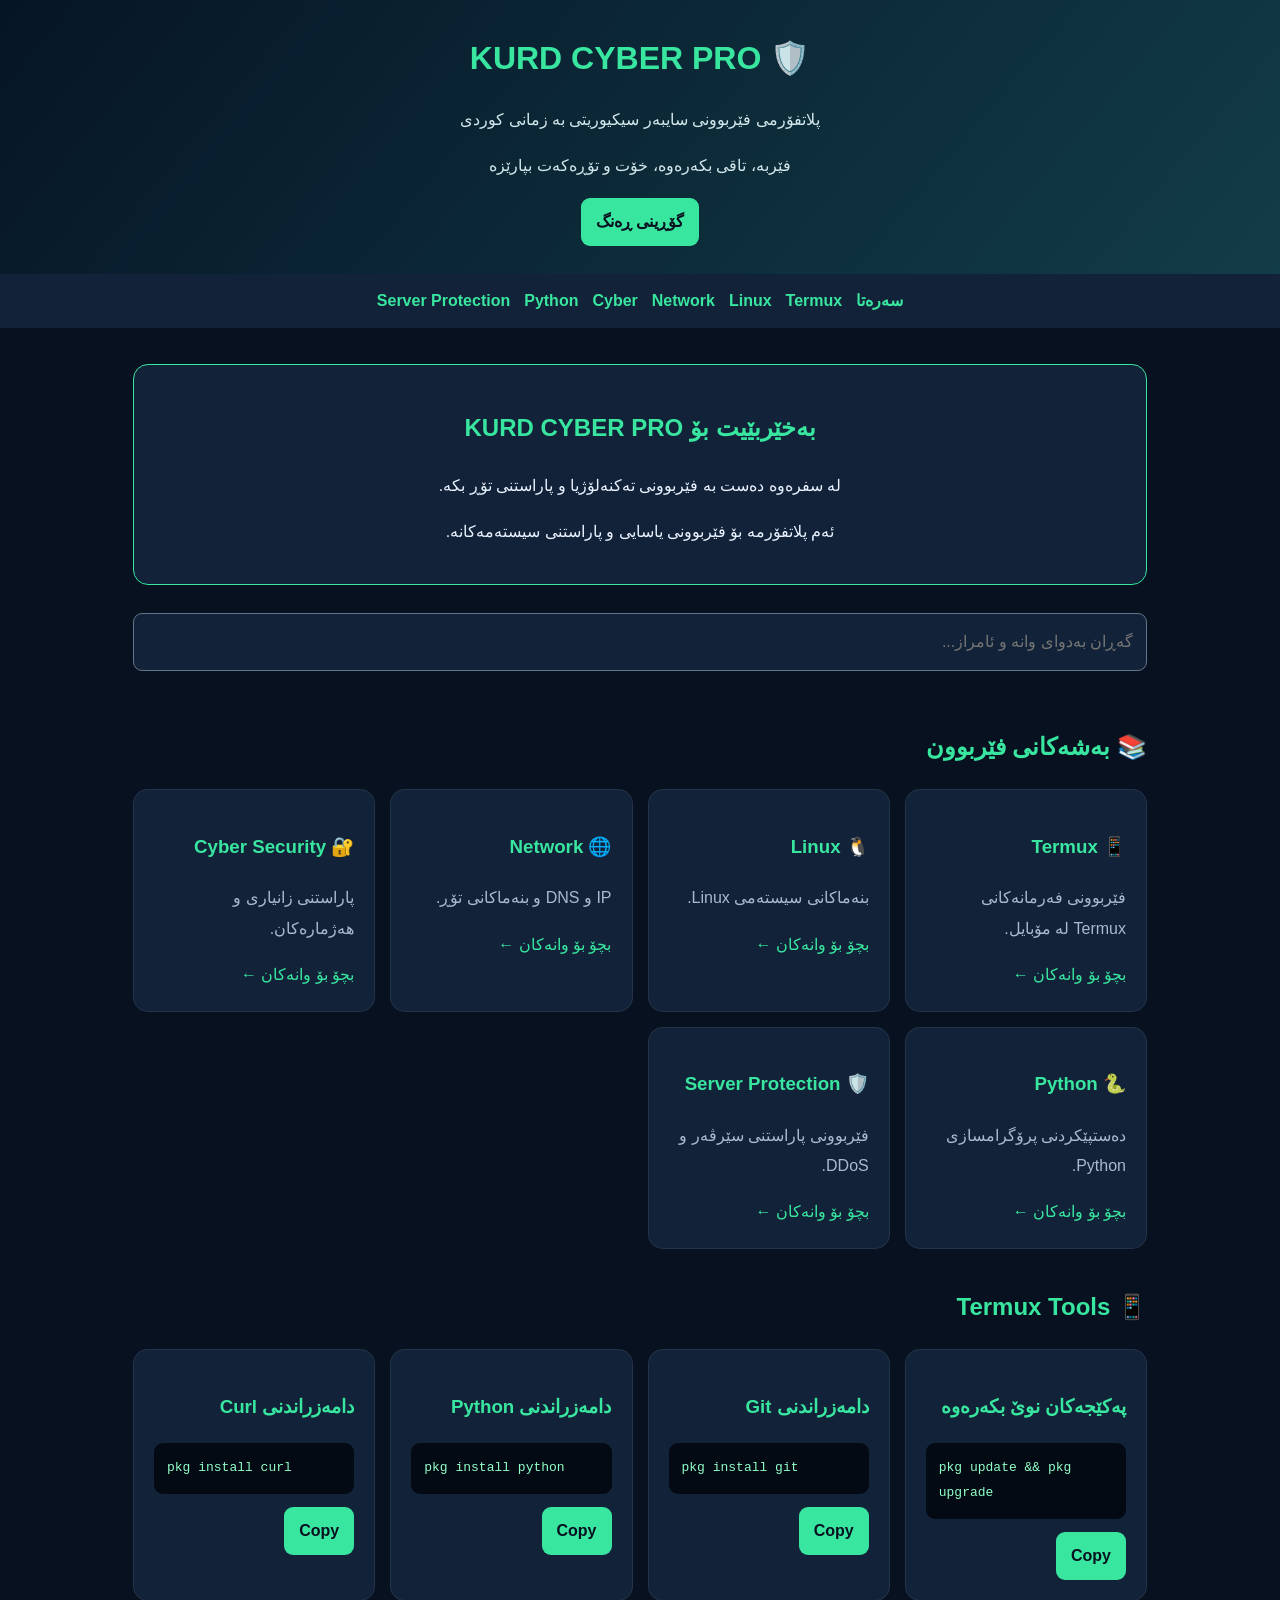
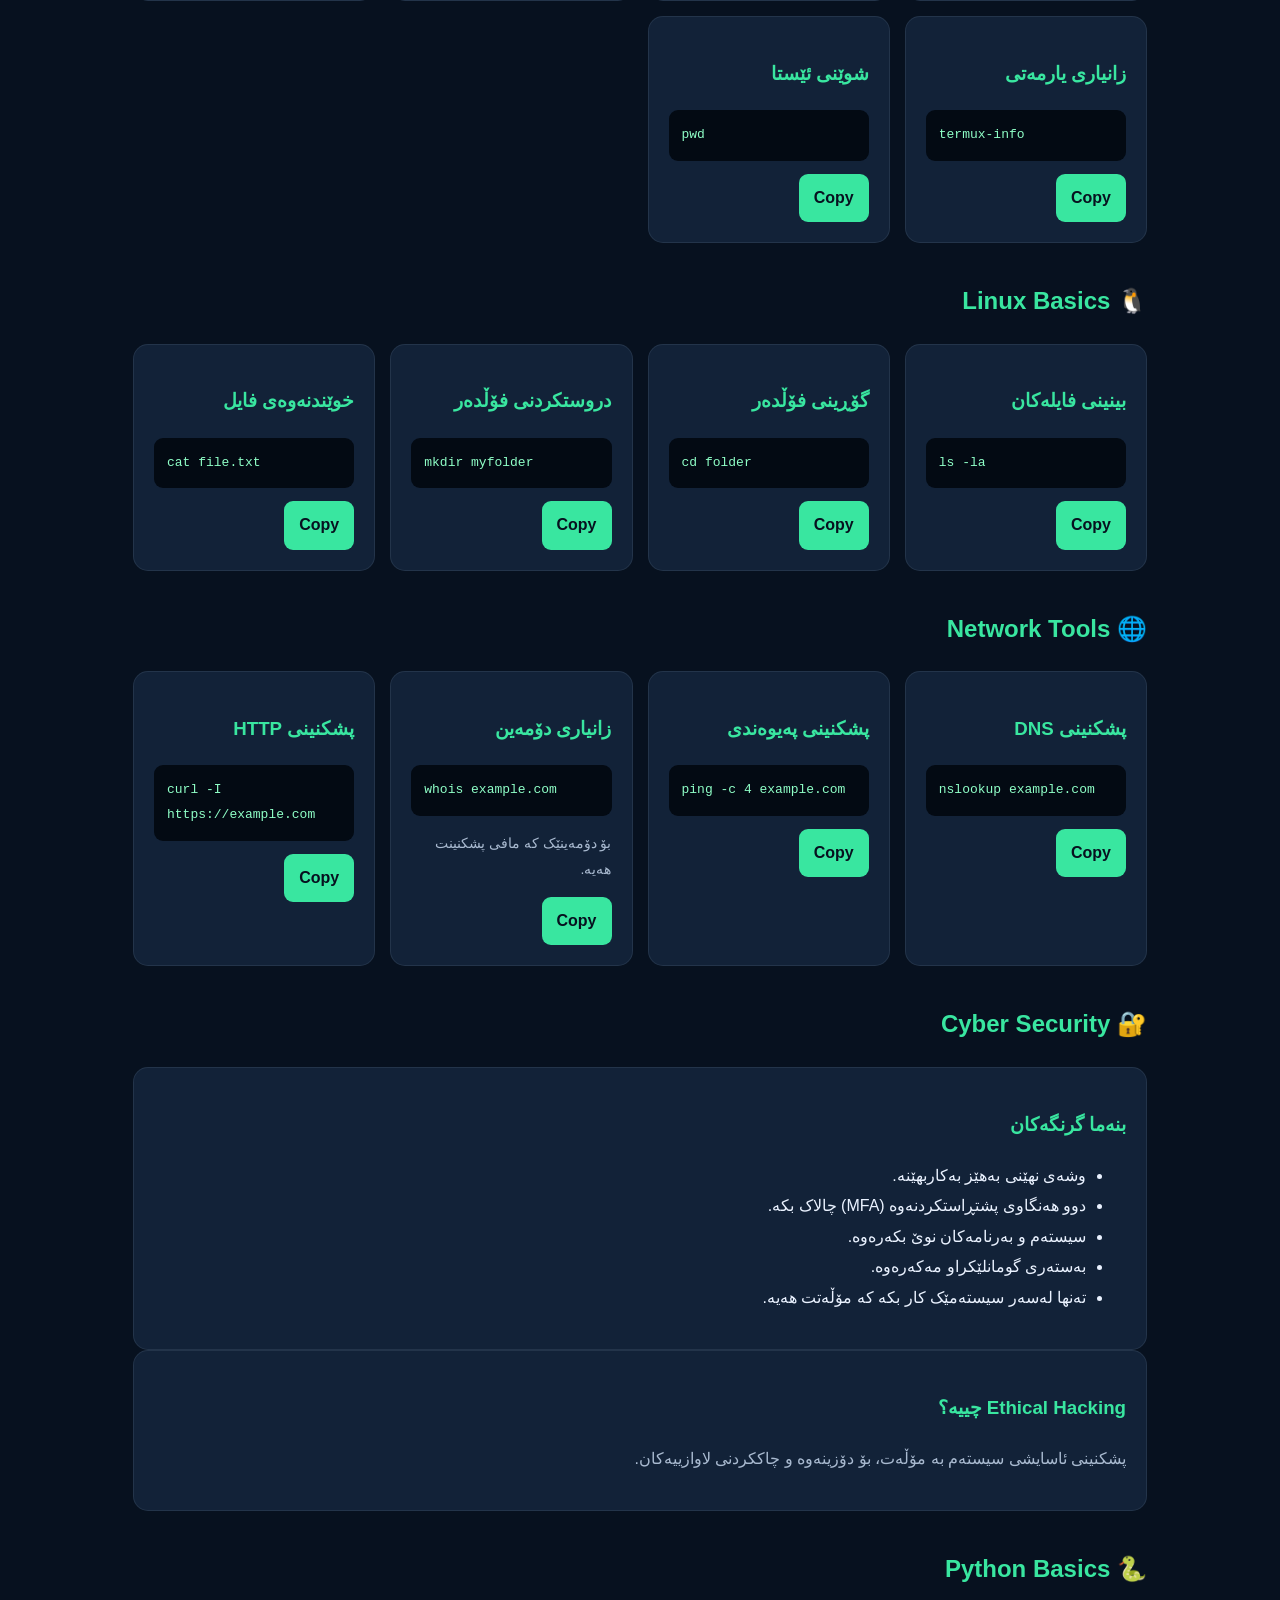
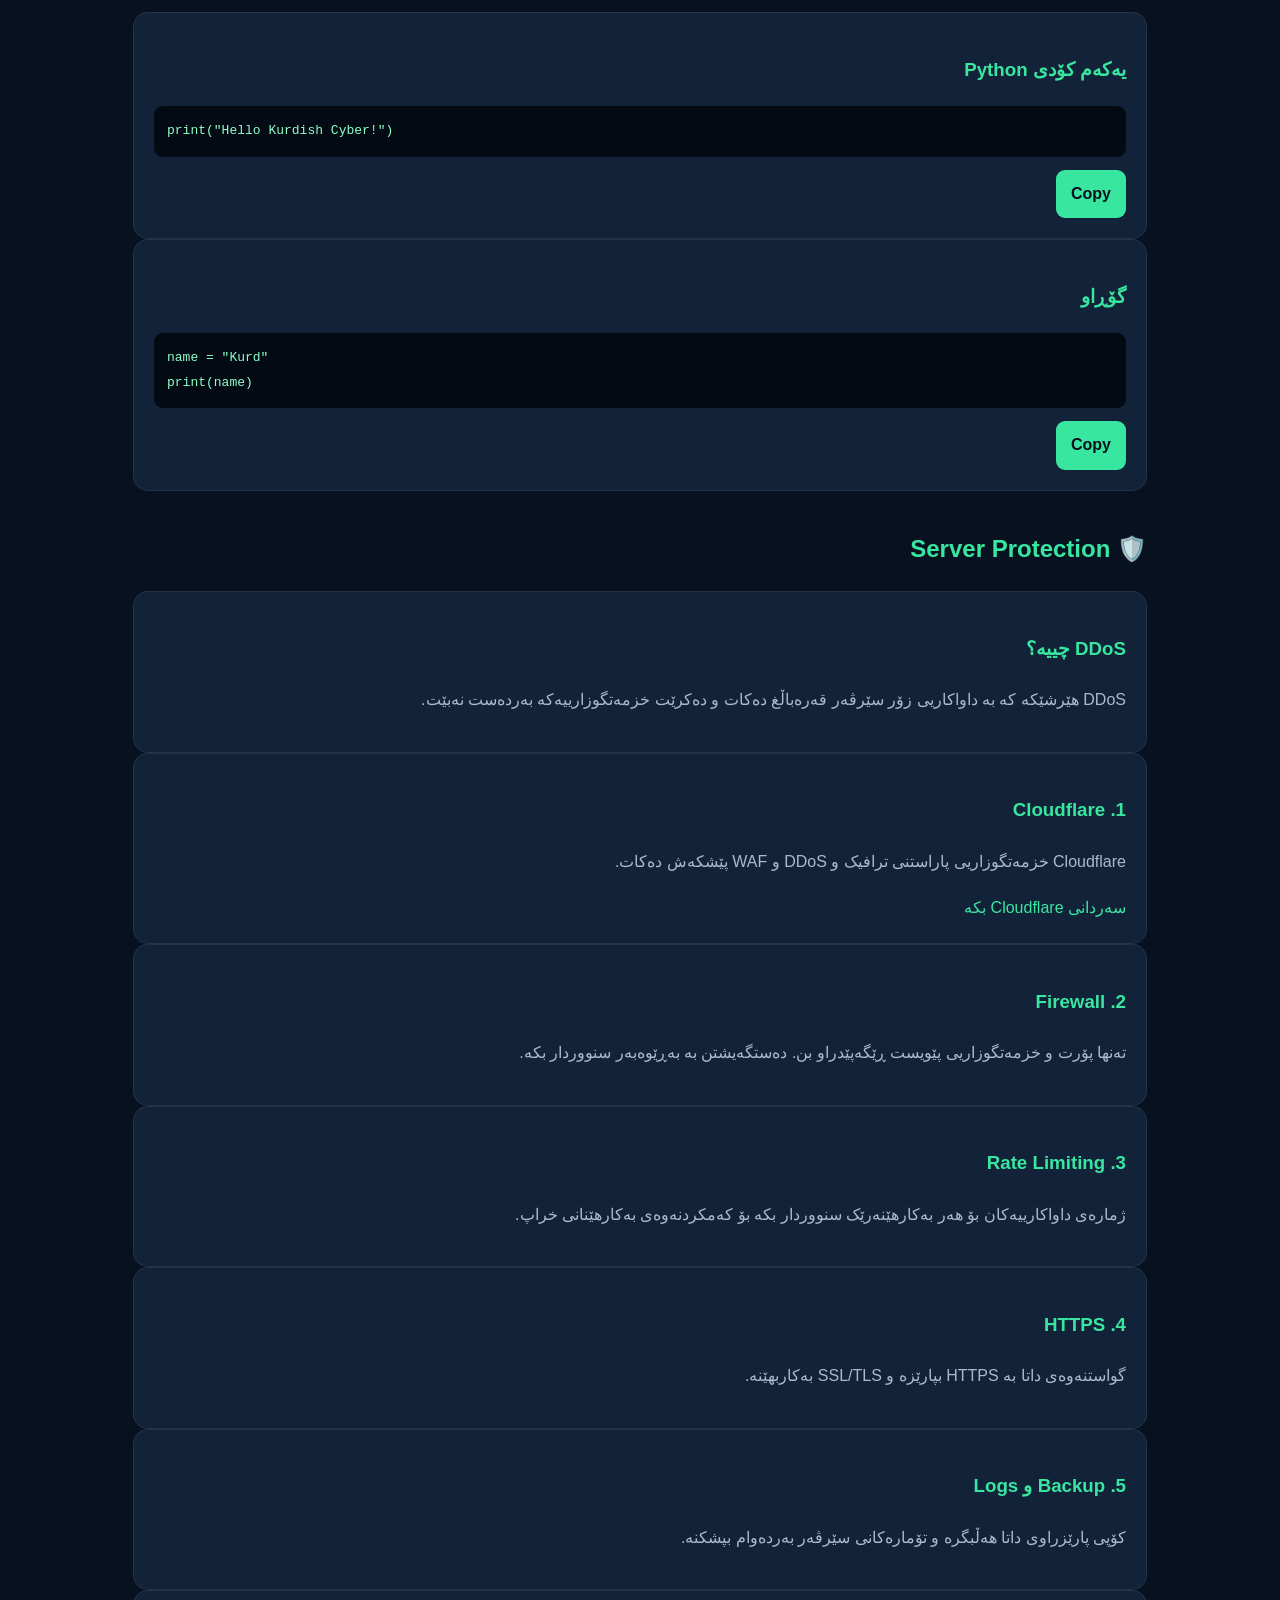
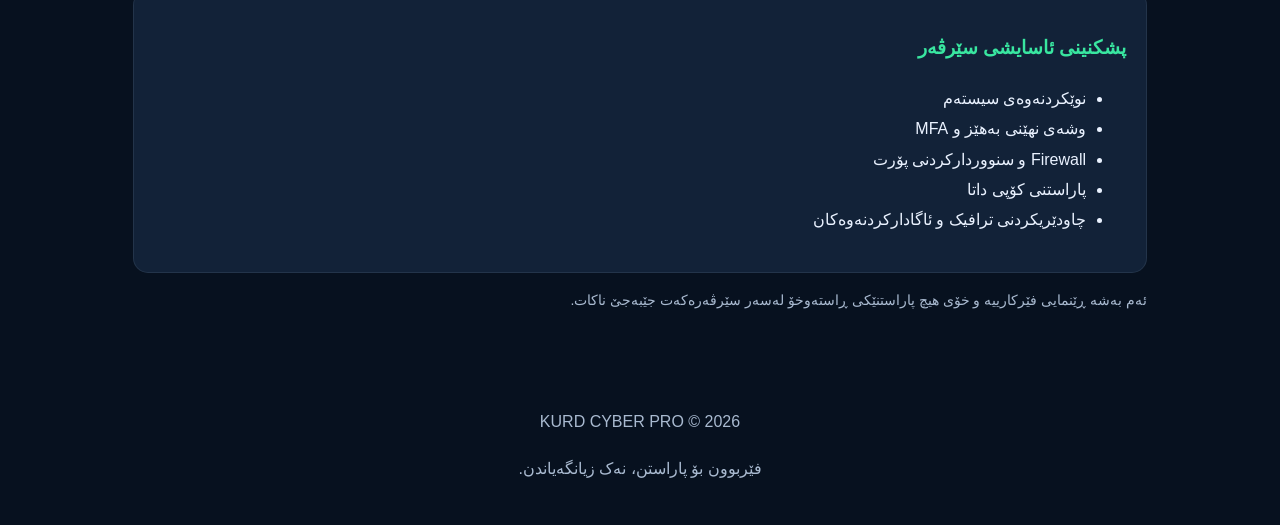
<file: index.html>
<!DOCTYPE html>
<html lang="ckb" dir="rtl">
<head>
<meta charset="UTF-8">
<meta name="viewport" content="width=device-width, initial-scale=1.0">
<title>KURD CYBER PRO</title>
<style>
:root{--bg:#07111f;--panel:#122238;--text:#eaf2ff;--green:#39e6a0;--muted:#a9bad0}
.light{--bg:#eef3f8;--panel:#fff;--text:#132238;--green:#087d55;--muted:#52657a}
*{box-sizing:border-box}
body{margin:0;background:var(--bg);color:var(--text);font-family:Arial,sans-serif;line-height:1.9}
header{padding:28px 16px;text-align:center;background:linear-gradient(130deg,#061526,#123c48)}
header h1{color:#39e6a0;font-size:32px;margin:0}
header p{color:#d3e8ed}
nav{position:sticky;top:0;background:var(--panel);padding:12px;display:flex;gap:14px;justify-content:center;flex-wrap:wrap;z-index:2}
a{color:var(--green);text-decoration:none}
nav a{font-weight:bold}
button,input{font:inherit}
button{background:var(--green);color:#07111f;border:0;padding:9px 15px;border-radius:9px;cursor:pointer;font-weight:bold}
main{max-width:1050px;margin:auto;padding:18px}
.hero,.card{background:var(--panel);padding:20px;border-radius:15px;margin:18px 0}
.hero{text-align:center;border:1px solid var(--green)}
h2,h3{color:var(--green)}
.grid{display:grid;grid-template-columns:repeat(auto-fit,minmax(230px,1fr));gap:15px}
.card{margin:0;border:1px solid #53677b44}
.card p{color:var(--muted)}
input{width:100%;padding:13px;border-radius:9px;border:1px solid #63758b;background:var(--panel);color:var(--text);margin:10px 0 18px}
pre{direction:ltr;text-align:left;white-space:pre-wrap;overflow-wrap:anywhere;background:#030a13;color:#8fffc7;padding:13px;border-radius:9px;overflow:auto}
.small{font-size:14px;color:var(--muted)}
section{scroll-margin-top:75px;margin:35px 0}
footer{text-align:center;padding:25px;color:var(--muted)}
</style>
</head>
<body>
<header>
<h1>🛡️ KURD CYBER PRO</h1>
<p>پلاتفۆرمی فێربوونی سایبەر سیکیوریتی بە زمانی کوردی</p>
<p>فێربە، تاقی بکەرەوە، خۆت و تۆڕەکەت بپارێزە</p>
<button onclick="theme()">گۆڕینی ڕەنگ</button>
</header>

<nav>
<a href="#home">سەرەتا</a>
<a href="#termux">Termux</a>
<a href="#linux">Linux</a>
<a href="#network">Network</a>
<a href="#cyber">Cyber</a>
<a href="#python">Python</a>
<a href="#server">Server Protection</a>
</nav>

<main>
<section id="home" class="hero">
<h2>بەخێربێیت بۆ KURD CYBER PRO</h2>
<p>لە سفرەوە دەست بە فێربوونی تەکنەلۆژیا و پاراستنی تۆڕ بکە.</p>
<p>ئەم پلاتفۆرمە بۆ فێربوونی یاسایی و پاراستنی سیستەمەکانە.</p>
</section>

<input id="search" placeholder="گەڕان بەدوای وانە و ئامراز..." oninput="searchCards()">

<section>
<h2>📚 بەشەکانی فێربوون</h2>
<div class="grid" id="cards">
<div class="card"><h3>📱 Termux</h3><p>فێربوونی فەرمانەکانی Termux لە مۆبایل.</p><a href="#termux">بچۆ بۆ وانەکان ←</a></div>
<div class="card"><h3>🐧 Linux</h3><p>بنەماکانی سیستەمی Linux.</p><a href="#linux">بچۆ بۆ وانەکان ←</a></div>
<div class="card"><h3>🌐 Network</h3><p>IP و DNS و بنەماکانی تۆڕ.</p><a href="#network">بچۆ بۆ وانەکان ←</a></div>
<div class="card"><h3>🔐 Cyber Security</h3><p>پاراستنی زانیاری و هەژمارەکان.</p><a href="#cyber">بچۆ بۆ وانەکان ←</a></div>
<div class="card"><h3>🐍 Python</h3><p>دەستپێکردنی پرۆگرامسازی Python.</p><a href="#python">بچۆ بۆ وانەکان ←</a></div>
<div class="card"><h3>🛡️ Server Protection</h3><p>فێربوونی پاراستنی سێرڤەر و DDoS.</p><a href="#server">بچۆ بۆ وانەکان ←</a></div>
</div>
</section>

<section id="termux">
<h2>📱 Termux Tools</h2>
<div class="grid">
<div class="card"><h3>پەکێجەکان نوێ بکەرەوە</h3><pre>pkg update && pkg upgrade</pre><button onclick="copy('pkg update && pkg upgrade')">Copy</button></div>
<div class="card"><h3>دامەزراندنی Git</h3><pre>pkg install git</pre><button onclick="copy('pkg install git')">Copy</button></div>
<div class="card"><h3>دامەزراندنی Python</h3><pre>pkg install python</pre><button onclick="copy('pkg install python')">Copy</button></div>
<div class="card"><h3>دامەزراندنی Curl</h3><pre>pkg install curl</pre><button onclick="copy('pkg install curl')">Copy</button></div>
<div class="card"><h3>زانیاری یارمەتی</h3><pre>termux-info</pre><button onclick="copy('termux-info')">Copy</button></div>
<div class="card"><h3>شوێنی ئێستا</h3><pre>pwd</pre><button onclick="copy('pwd')">Copy</button></div>
</div>
</section>

<section id="linux">
<h2>🐧 Linux Basics</h2>
<div class="grid">
<div class="card"><h3>بینینی فایلەکان</h3><pre>ls -la</pre><button onclick="copy('ls -la')">Copy</button></div>
<div class="card"><h3>گۆڕینی فۆڵدەر</h3><pre>cd folder</pre><button onclick="copy('cd folder')">Copy</button></div>
<div class="card"><h3>دروستکردنی فۆڵدەر</h3><pre>mkdir myfolder</pre><button onclick="copy('mkdir myfolder')">Copy</button></div>
<div class="card"><h3>خوێندنەوەی فایل</h3><pre>cat file.txt</pre><button onclick="copy('cat file.txt')">Copy</button></div>
</div>
</section>

<section id="network">
<h2>🌐 Network Tools</h2>
<div class="grid">
<div class="card"><h3>پشکنینی DNS</h3><pre>nslookup example.com</pre><button onclick="copy('nslookup example.com')">Copy</button></div>
<div class="card"><h3>پشکنینی پەیوەندی</h3><pre>ping -c 4 example.com</pre><button onclick="copy('ping -c 4 example.com')">Copy</button></div>
<div class="card"><h3>زانیاری دۆمەین</h3><pre>whois example.com</pre><p class="small">بۆ دۆمەینێک کە مافی پشکنینت هەیە.</p><button onclick="copy('whois example.com')">Copy</button></div>
<div class="card"><h3>پشکنینی HTTP</h3><pre>curl -I https://example.com</pre><button onclick="copy('curl -I https://example.com')">Copy</button></div>
</div>
</section>

<section id="cyber">
<h2>🔐 Cyber Security</h2>
<div class="card">
<h3>بنەما گرنگەکان</h3>
<ul>
<li>وشەی نهێنی بەهێز بەکاربهێنە.</li>
<li>دوو هەنگاوی پشتڕاستکردنەوە (MFA) چالاک بکە.</li>
<li>سیستەم و بەرنامەکان نوێ بکەرەوە.</li>
<li>بەستەری گومانلێکراو مەکەرەوە.</li>
<li>تەنها لەسەر سیستەمێک کار بکە کە مۆڵەتت هەیە.</li>
</ul>
</div>
<div class="card">
<h3>Ethical Hacking چییە؟</h3>
<p>پشکنینی ئاسایشی سیستەم بە مۆڵەت، بۆ دۆزینەوە و چاککردنی لاوازییەکان.</p>
</div>
</section>

<section id="python">
<h2>🐍 Python Basics</h2>
<div class="card">
<h3>یەکەم کۆدی Python</h3>
<pre>print("Hello Kurdish Cyber!")</pre>
<button onclick="copy('print(&quot;Hello Kurdish Cyber!&quot;)')">Copy</button>
</div>
<div class="card">
<h3>گۆڕاو</h3>
<pre>name = "Kurd"
print(name)</pre>
<button onclick="copy('name = &quot;Kurd&quot;\\nprint(name)')">Copy</button>
</div>
</section>

<section id="server">
<h2>🛡️ Server Protection</h2>
<div class="card">
<h3>DDoS چییە؟</h3>
<p>DDoS هێرشێکە کە بە داواکاریی زۆر سێرڤەر قەرەباڵغ دەکات و دەکرێت خزمەتگوزارییەکە بەردەست نەبێت.</p>
</div>
<div class="card">
<h3>1. Cloudflare</h3>
<p>Cloudflare خزمەتگوزاریی پاراستنی ترافیک و DDoS و WAF پێشکەش دەکات.</p>
<a href="https://www.cloudflare.com/">سەردانی Cloudflare بکە</a>
</div>
<div class="card">
<h3>2. Firewall</h3>
<p>تەنها پۆرت و خزمەتگوزاریی پێویست ڕێگەپێدراو بن. دەستگەیشتن بە بەڕێوەبەر سنووردار بکە.</p>
</div>
<div class="card">
<h3>3. Rate Limiting</h3>
<p>ژمارەی داواکارییەکان بۆ هەر بەکارهێنەرێک سنووردار بکە بۆ کەمکردنەوەی بەکارهێنانی خراپ.</p>
</div>
<div class="card">
<h3>4. HTTPS</h3>
<p>گواستنەوەی داتا بە HTTPS بپارێزە و SSL/TLS بەکاربهێنە.</p>
</div>
<div class="card">
<h3>5. Backup و Logs</h3>
<p>کۆپی پارێزراوی داتا هەڵبگرە و تۆمارەکانی سێرڤەر بەردەوام بپشکنە.</p>
</div>
<div class="card">
<h3>پشکنینی ئاسایشی سێرڤەر</h3>
<ul>
<li>نوێکردنەوەی سیستەم</li>
<li>وشەی نهێنی بەهێز و MFA</li>
<li>Firewall و سنووردارکردنی پۆرت</li>
<li>پاراستنی کۆپی داتا</li>
<li>چاودێریکردنی ترافیک و ئاگادارکردنەوەکان</li>
</ul>
</div>
<p class="small">ئەم بەشە ڕێنمایی فێرکارییە و خۆی هیچ پاراستنێکی ڕاستەوخۆ لەسەر سێرڤەرەکەت جێبەجێ ناکات.</p>
</section>
</main>

<footer>
<p>KURD CYBER PRO © 2026</p>
<p>فێربوون بۆ پاراستن، نەک زیانگەیاندن.</p>
</footer>

<script>
function theme(){
 document.body.classList.toggle("light");
}
function copy(value){
 if(navigator.clipboard && window.isSecureContext){
  navigator.clipboard.writeText(value).then(()=>alert("کۆپی کرا!")).catch(()=>alert("کۆپی نەکرا؛ بە دەستی کۆپی بکە."));
 }else{
  const t=document.createElement("textarea");
  t.value=value;
  document.body.appendChild(t);
  t.select();
  document.execCommand("copy");
  t.remove();
  alert("کۆپی کرا!");
 }
}
function searchCards(){
 const q=document.getElementById("search").value.toLowerCase();
 document.querySelectorAll("#cards .card").forEach(card=>{
  card.style.display=card.innerText.toLowerCase().includes(q)?"":"none";
 });
}
</script>
</body>
</html>
</file>
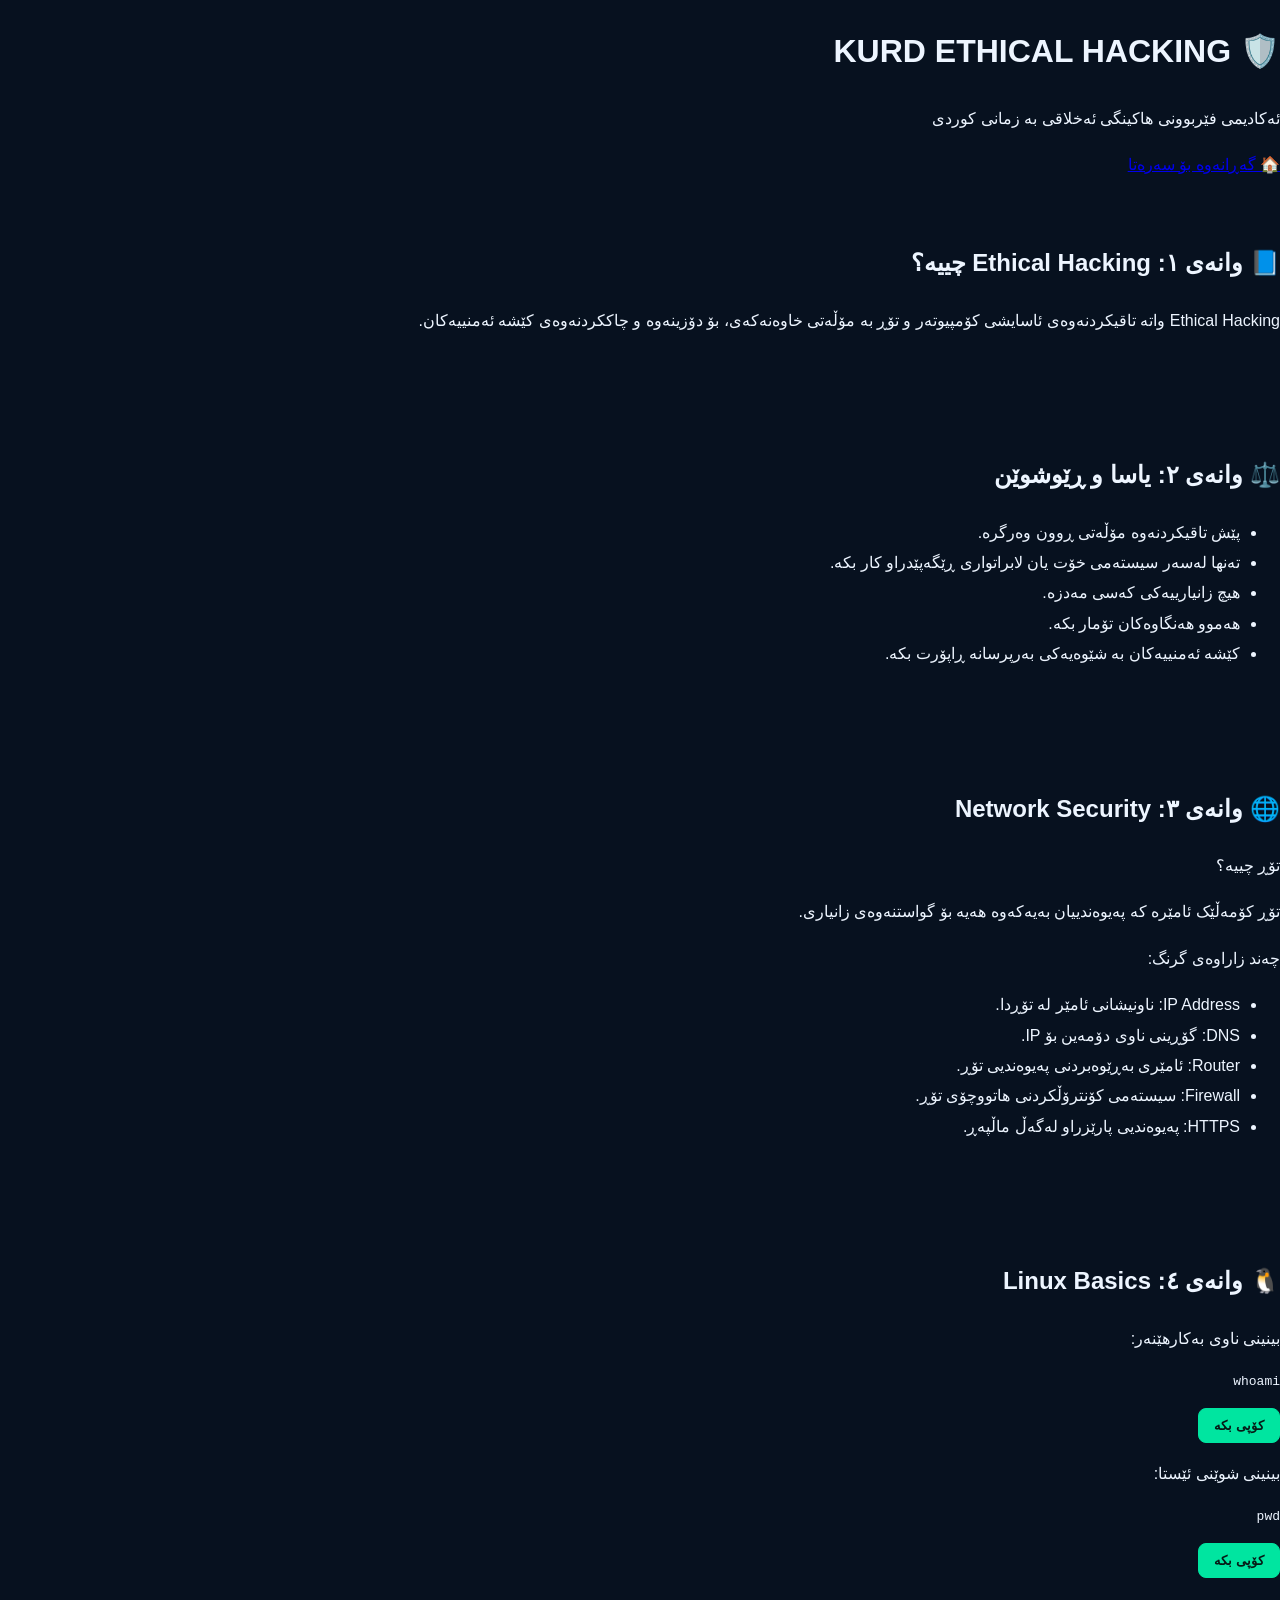
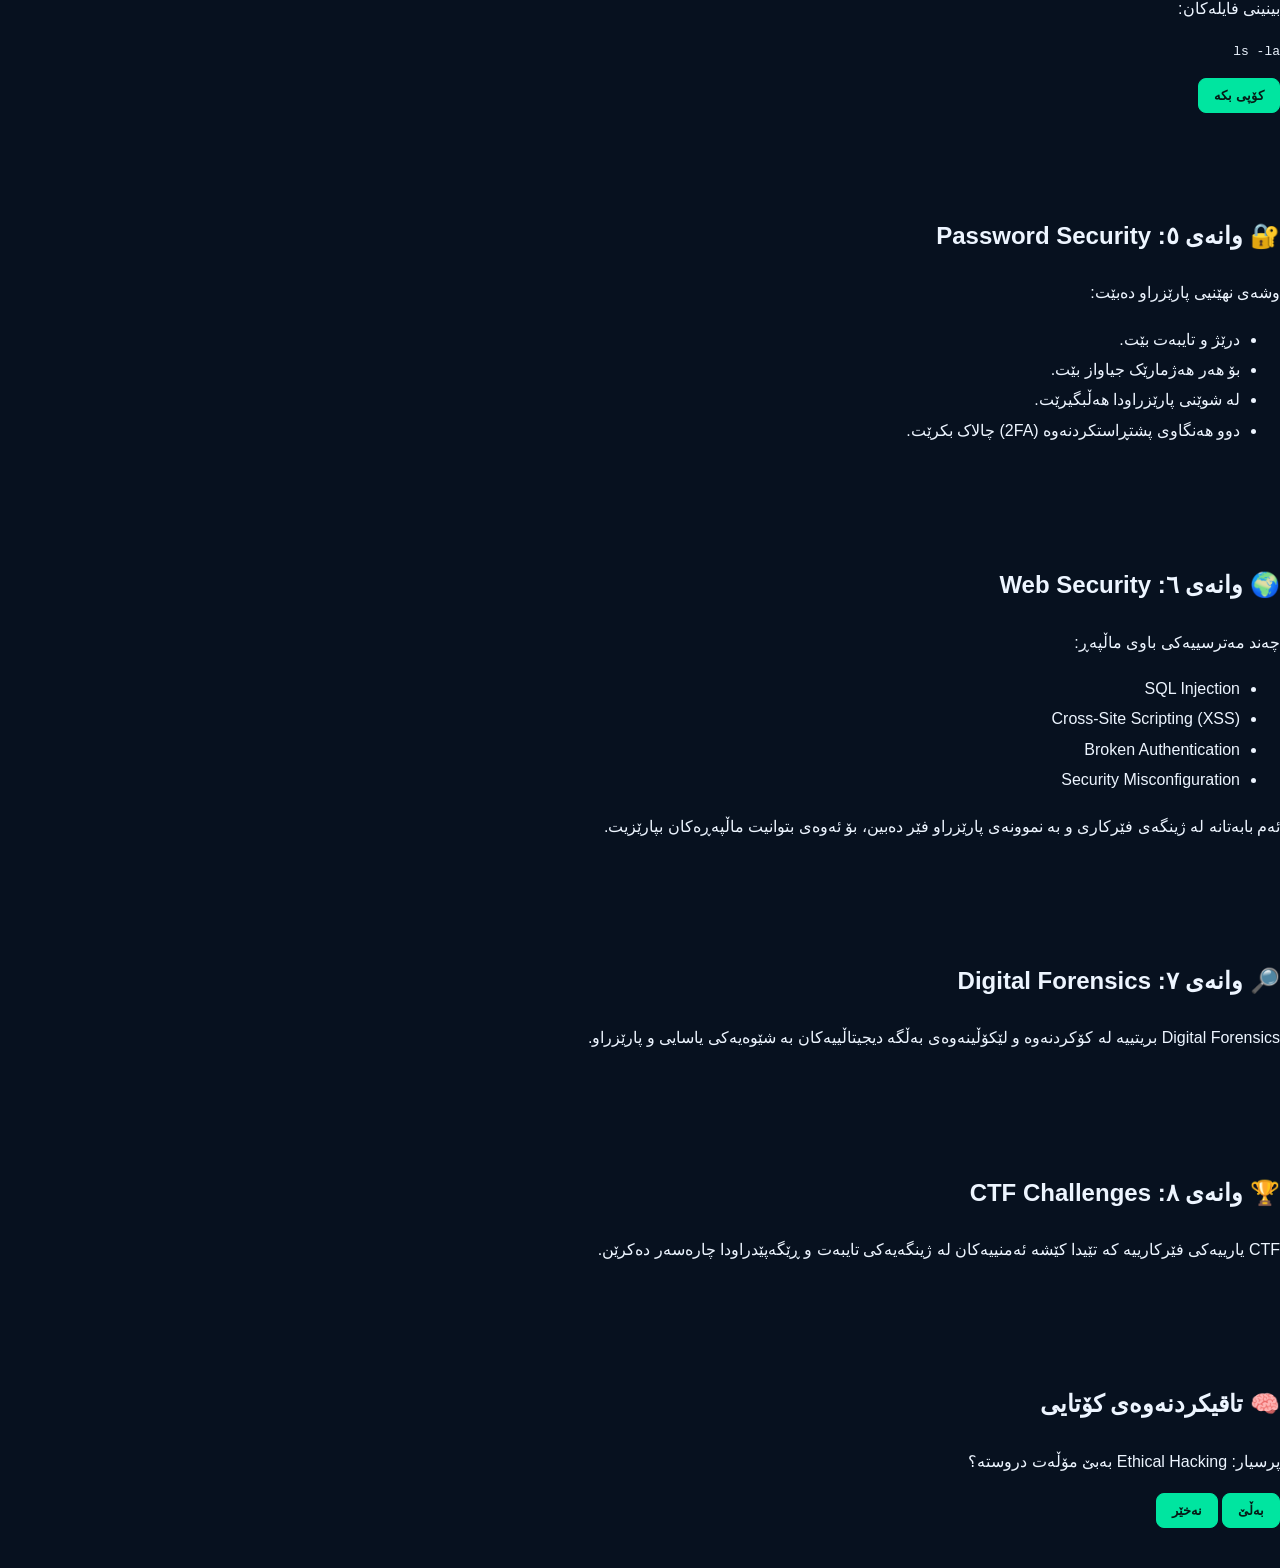
<file: courses/cyber.html>
<!DOCTYPE html>
<html lang="ckb" dir="rtl">
<head>
<meta charset="UTF-8">
<meta name="viewport" content="width=device-width, initial-scale=1.0">
<title>Ethical Hacking Academy</title>
<link rel="stylesheet" href="../css/style.css">
</head>
<body>

<header>
<h1>🛡️ KURD ETHICAL HACKING</h1>
<p>ئەکادیمی فێربوونی هاکینگی ئەخلاقی بە زمانی کوردی</p>
<a href="../index.html">🏠 گەڕانەوە بۆ سەرەتا</a>
</header>

<main>

<section>
<h2>📘 وانەی ١: Ethical Hacking چییە؟</h2>
<p>
Ethical Hacking واتە تاقیکردنەوەی ئاسایشی کۆمپیوتەر و تۆڕ
بە مۆڵەتی خاوەنەکەی، بۆ دۆزینەوە و چاککردنەوەی کێشە ئەمنییەکان.
</p>
</section>

<section>
<h2>⚖️ وانەی ٢: یاسا و ڕێوشوێن</h2>
<ul>
<li>پێش تاقیکردنەوە مۆڵەتی ڕوون وەرگرە.</li>
<li>تەنها لەسەر سیستەمی خۆت یان لابراتواری ڕێگەپێدراو کار بکە.</li>
<li>هیچ زانیارییەکی کەسی مەدزە.</li>
<li>هەموو هەنگاوەکان تۆمار بکە.</li>
<li>کێشە ئەمنییەکان بە شێوەیەکی بەرپرسانە ڕاپۆرت بکە.</li>
</ul>
</section>

<section>
<h2>🌐 وانەی ٣: Network Security</h2>
<p>تۆڕ چییە؟</p>
<p>تۆڕ کۆمەڵێک ئامێرە کە پەیوەندییان بەیەکەوە هەیە بۆ گواستنەوەی زانیاری.</p>
<p>چەند زاراوەی گرنگ:</p>
<ul>
<li>IP Address: ناونیشانی ئامێر لە تۆڕدا.</li>
<li>DNS: گۆڕینی ناوی دۆمەین بۆ IP.</li>
<li>Router: ئامێری بەڕێوەبردنی پەیوەندیی تۆڕ.</li>
<li>Firewall: سیستەمی کۆنترۆڵکردنی هاتووچۆی تۆڕ.</li>
<li>HTTPS: پەیوەندیی پارێزراو لەگەڵ ماڵپەڕ.</li>
</ul>
</section>

<section>
<h2>🐧 وانەی ٤: Linux Basics</h2>
<p>بینینی ناوی بەکارهێنەر:</p>
<pre><code>whoami</code></pre>
<button onclick="copyCommand('whoami')">کۆپی بکە</button>

<p>بینینی شوێنی ئێستا:</p>
<pre><code>pwd</code></pre>
<button onclick="copyCommand('pwd')">کۆپی بکە</button>

<p>بینینی فایلەکان:</p>
<pre><code>ls -la</code></pre>
<button onclick="copyCommand('ls -la')">کۆپی بکە</button>
</section>

<section>
<h2>🔐 وانەی ٥: Password Security</h2>
<p>وشەی نهێنیی پارێزراو دەبێت:</p>
<ul>
<li>درێژ و تایبەت بێت.</li>
<li>بۆ هەر هەژمارێک جیاواز بێت.</li>
<li>لە شوێنی پارێزراودا هەڵبگیرێت.</li>
<li>دوو هەنگاوی پشتڕاستکردنەوە (2FA) چالاک بکرێت.</li>
</ul>
</section>

<section>
<h2>🌍 وانەی ٦: Web Security</h2>
<p>چەند مەترسییەکی باوی ماڵپەڕ:</p>
<ul>
<li>SQL Injection</li>
<li>Cross-Site Scripting (XSS)</li>
<li>Broken Authentication</li>
<li>Security Misconfiguration</li>
</ul>
<p>
ئەم بابەتانە لە ژینگەی فێرکاری و بە نموونەی پارێزراو فێر دەبین،
بۆ ئەوەی بتوانیت ماڵپەڕەکان بپارێزیت.
</p>
</section>

<section>
<h2>🔎 وانەی ٧: Digital Forensics</h2>
<p>
Digital Forensics بریتییە لە کۆکردنەوە و لێکۆڵینەوەی بەڵگە دیجیتاڵییەکان
بە شێوەیەکی یاسایی و پارێزراو.
</p>
</section>

<section>
<h2>🏆 وانەی ٨: CTF Challenges</h2>
<p>
CTF یارییەکی فێرکارییە کە تێیدا کێشە ئەمنییەکان لە ژینگەیەکی
تایبەت و ڕێگەپێدراودا چارەسەر دەکرێن.
</p>
</section>

<section>
<h2>🧠 تاقیکردنەوەی کۆتایی</h2>
<p>پرسیار: Ethical Hacking بەبێ مۆڵەت دروستە؟</p>
<button onclick="alert('هەڵەیە! تاقیکردنەوە دەبێت بە مۆڵەت بێت.')">
بەڵێ
</button>
<button onclick="alert('وەڵامی دروستە! مۆڵەت پێشەکی گرنگە.')">
نەخێر
</button>
</section>

</main>

<script src="../js/app.js"></script>
</body>
</html>
</file>
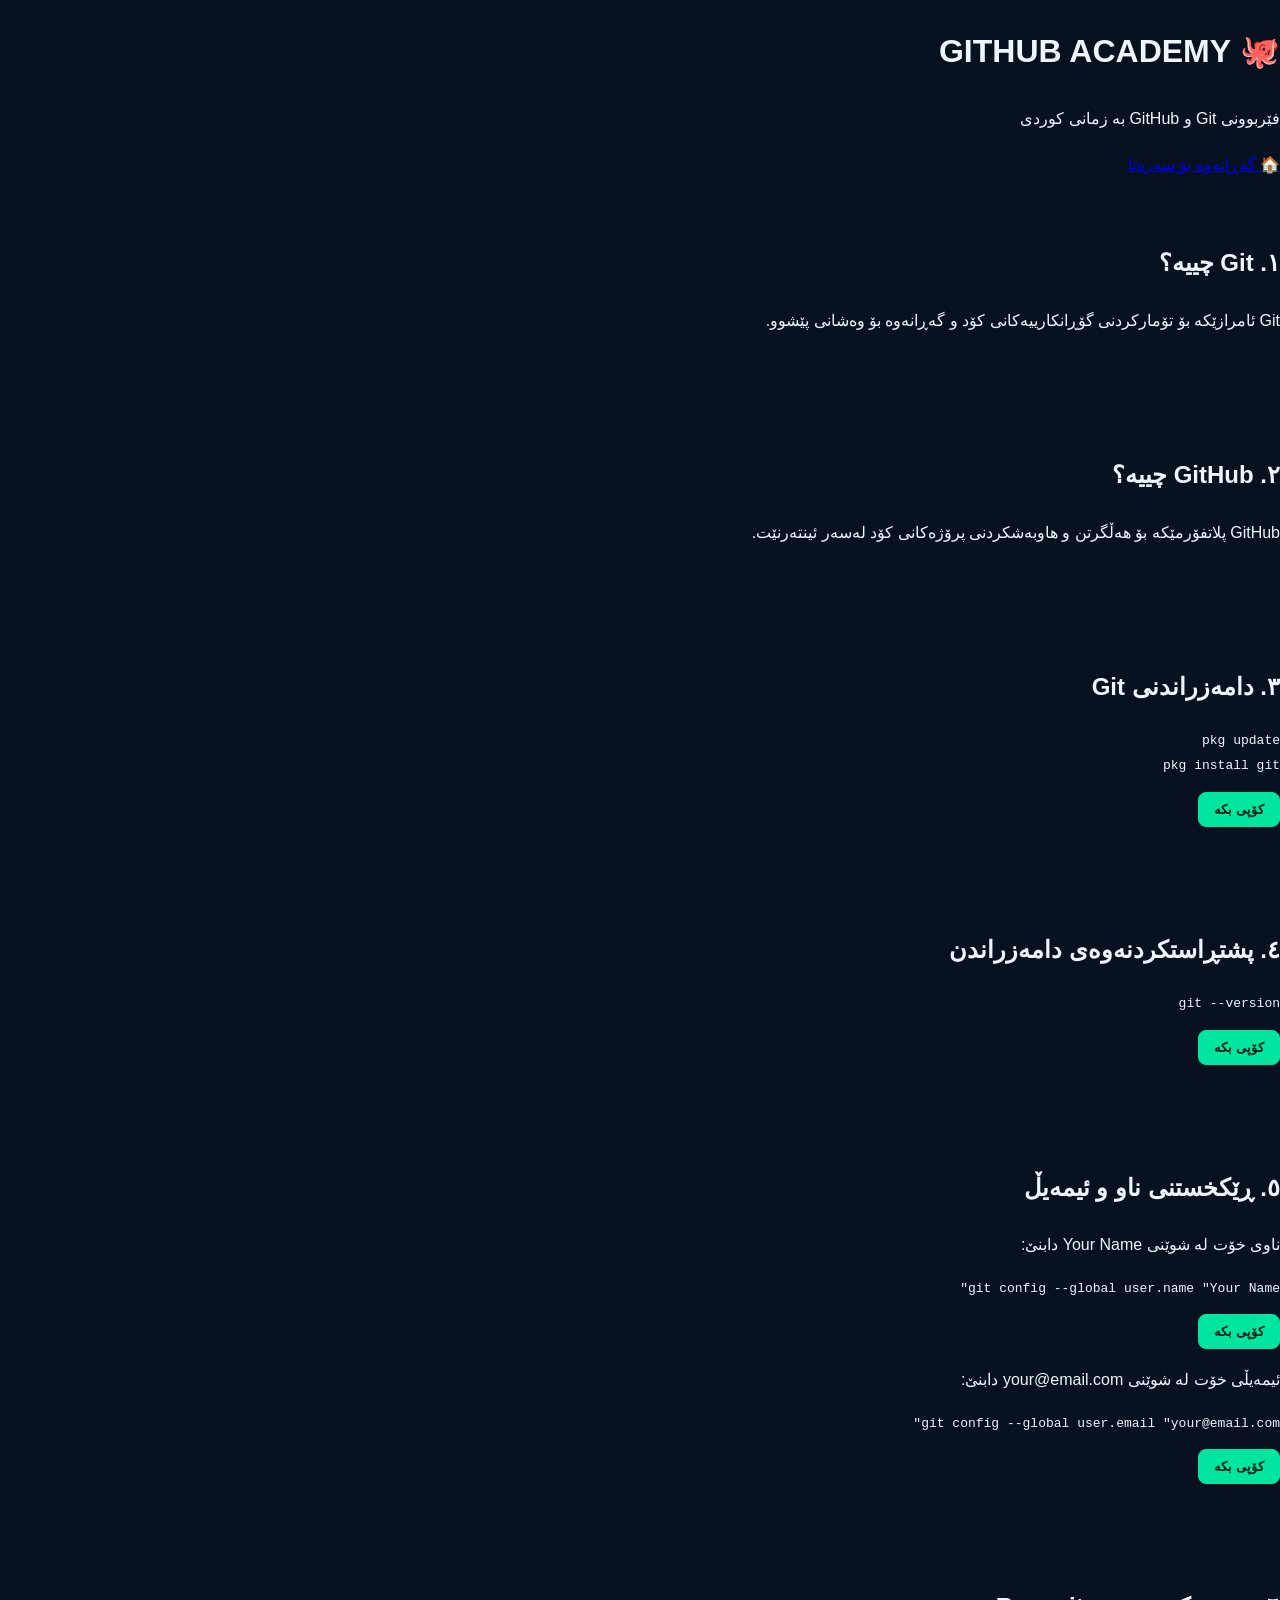
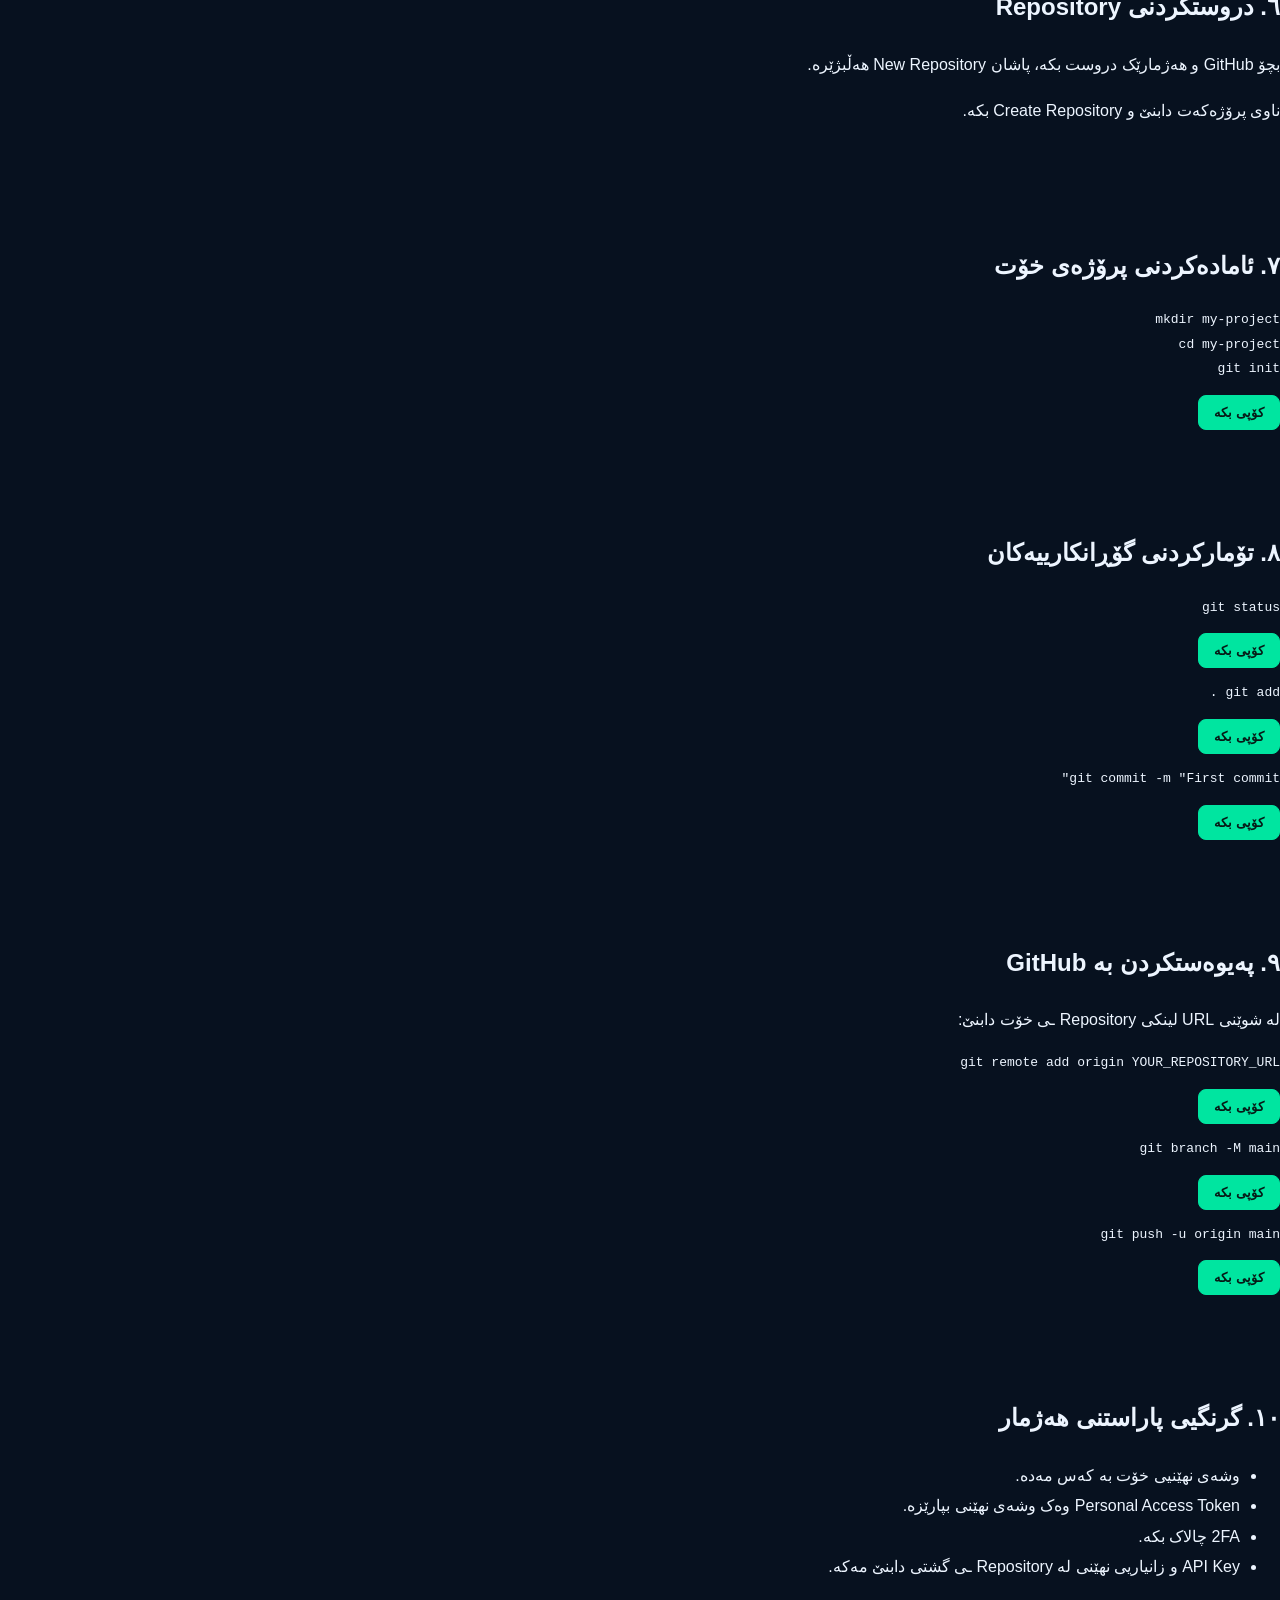
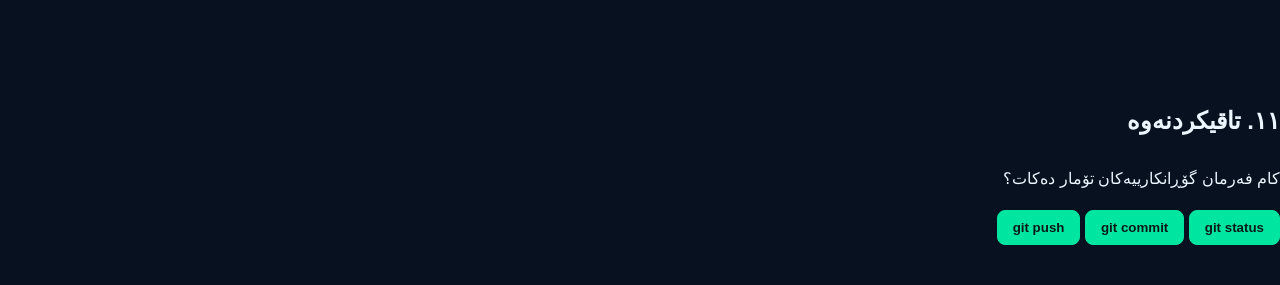
<file: courses/github.html>
<!DOCTYPE html>
<html lang="ckb" dir="rtl">
<head>
<meta charset="UTF-8">
<meta name="viewport" content="width=device-width, initial-scale=1.0">
<title>GitHub Academy | KURD CYBER PRO</title>
<link rel="stylesheet" href="../css/style.css">
</head>
<body>

<header>
<h1>🐙 GITHUB ACADEMY</h1>
<p>فێربوونی Git و GitHub بە زمانی کوردی</p>
<a href="../index.html">🏠 گەڕانەوە بۆ سەرەتا</a>
</header>

<main>

<section>
<h2>١. Git چییە؟</h2>
<p>Git ئامرازێکە بۆ تۆمارکردنی گۆڕانکارییەکانی کۆد و گەڕانەوە بۆ وەشانی پێشوو.</p>
</section>

<section>
<h2>٢. GitHub چییە؟</h2>
<p>GitHub پلاتفۆرمێکە بۆ هەڵگرتن و هاوبەشکردنی پرۆژەکانی کۆد لەسەر ئینتەرنێت.</p>
</section>

<section>
<h2>٣. دامەزراندنی Git</h2>
<pre><code>pkg update
pkg install git</code></pre>
<button onclick="copyCommand('pkg update\npkg install git')">کۆپی بکە</button>
</section>

<section>
<h2>٤. پشتڕاستکردنەوەی دامەزراندن</h2>
<pre><code>git --version</code></pre>
<button onclick="copyCommand('git --version')">کۆپی بکە</button>
</section>

<section>
<h2>٥. ڕێکخستنی ناو و ئیمەیڵ</h2>
<p>ناوی خۆت لە شوێنی Your Name دابنێ:</p>
<pre><code>git config --global user.name "Your Name"</code></pre>
<button onclick="copyCommand('git config --global user.name &quot;Your Name&quot;')">کۆپی بکە</button>

<p>ئیمەیڵی خۆت لە شوێنی your@email.com دابنێ:</p>
<pre><code>git config --global user.email "your@email.com"</code></pre>
<button onclick="copyCommand('git config --global user.email &quot;your@email.com&quot;')">کۆپی بکە</button>
</section>

<section>
<h2>٦. دروستکردنی Repository</h2>
<p>بچۆ GitHub و هەژمارێک دروست بکە، پاشان New Repository هەڵبژێرە.</p>
<p>ناوی پرۆژەکەت دابنێ و Create Repository بکە.</p>
</section>

<section>
<h2>٧. ئامادەکردنی پرۆژەی خۆت</h2>
<pre><code>mkdir my-project
cd my-project
git init</code></pre>
<button onclick="copyCommand('mkdir my-project\ncd my-project\ngit init')">کۆپی بکە</button>
</section>

<section>
<h2>٨. تۆمارکردنی گۆڕانکارییەکان</h2>
<pre><code>git status</code></pre>
<button onclick="copyCommand('git status')">کۆپی بکە</button>

<pre><code>git add .</code></pre>
<button onclick="copyCommand('git add .')">کۆپی بکە</button>

<pre><code>git commit -m "First commit"</code></pre>
<button onclick="copyCommand('git commit -m &quot;First commit&quot;')">کۆپی بکە</button>
</section>

<section>
<h2>٩. پەیوەستکردن بە GitHub</h2>
<p>لە شوێنی URL لینکی Repository ـی خۆت دابنێ:</p>
<pre><code>git remote add origin YOUR_REPOSITORY_URL</code></pre>
<button onclick="copyCommand('git remote add origin YOUR_REPOSITORY_URL')">کۆپی بکە</button>

<pre><code>git branch -M main</code></pre>
<button onclick="copyCommand('git branch -M main')">کۆپی بکە</button>

<pre><code>git push -u origin main</code></pre>
<button onclick="copyCommand('git push -u origin main')">کۆپی بکە</button>
</section>

<section>
<h2>١٠. گرنگیی پاراستنی هەژمار</h2>
<ul>
<li>وشەی نهێنیی خۆت بە کەس مەدە.</li>
<li>Personal Access Token وەک وشەی نهێنی بپارێزە.</li>
<li>2FA چالاک بکە.</li>
<li>API Key و زانیاریی نهێنی لە Repository ـی گشتی دابنێ مەکە.</li>
</ul>
</section>

<section>
<h2>١١. تاقیکردنەوە</h2>
<p>کام فەرمان گۆڕانکارییەکان تۆمار دەکات؟</p>
<button onclick="alert('هەڵەیە، git status دۆخ پیشان دەدات.')">git status</button>
<button onclick="alert('وەڵامی دروستە! git commit گۆڕانکارییەکان تۆمار دەکات.')">git commit</button>
<button onclick="alert('هەڵەیە، git push بۆ ناردنی گۆڕانکارییەکانە.')">git push</button>
</section>

</main>

<script src="../js/app.js"></script>
</body>
</html>
</file>
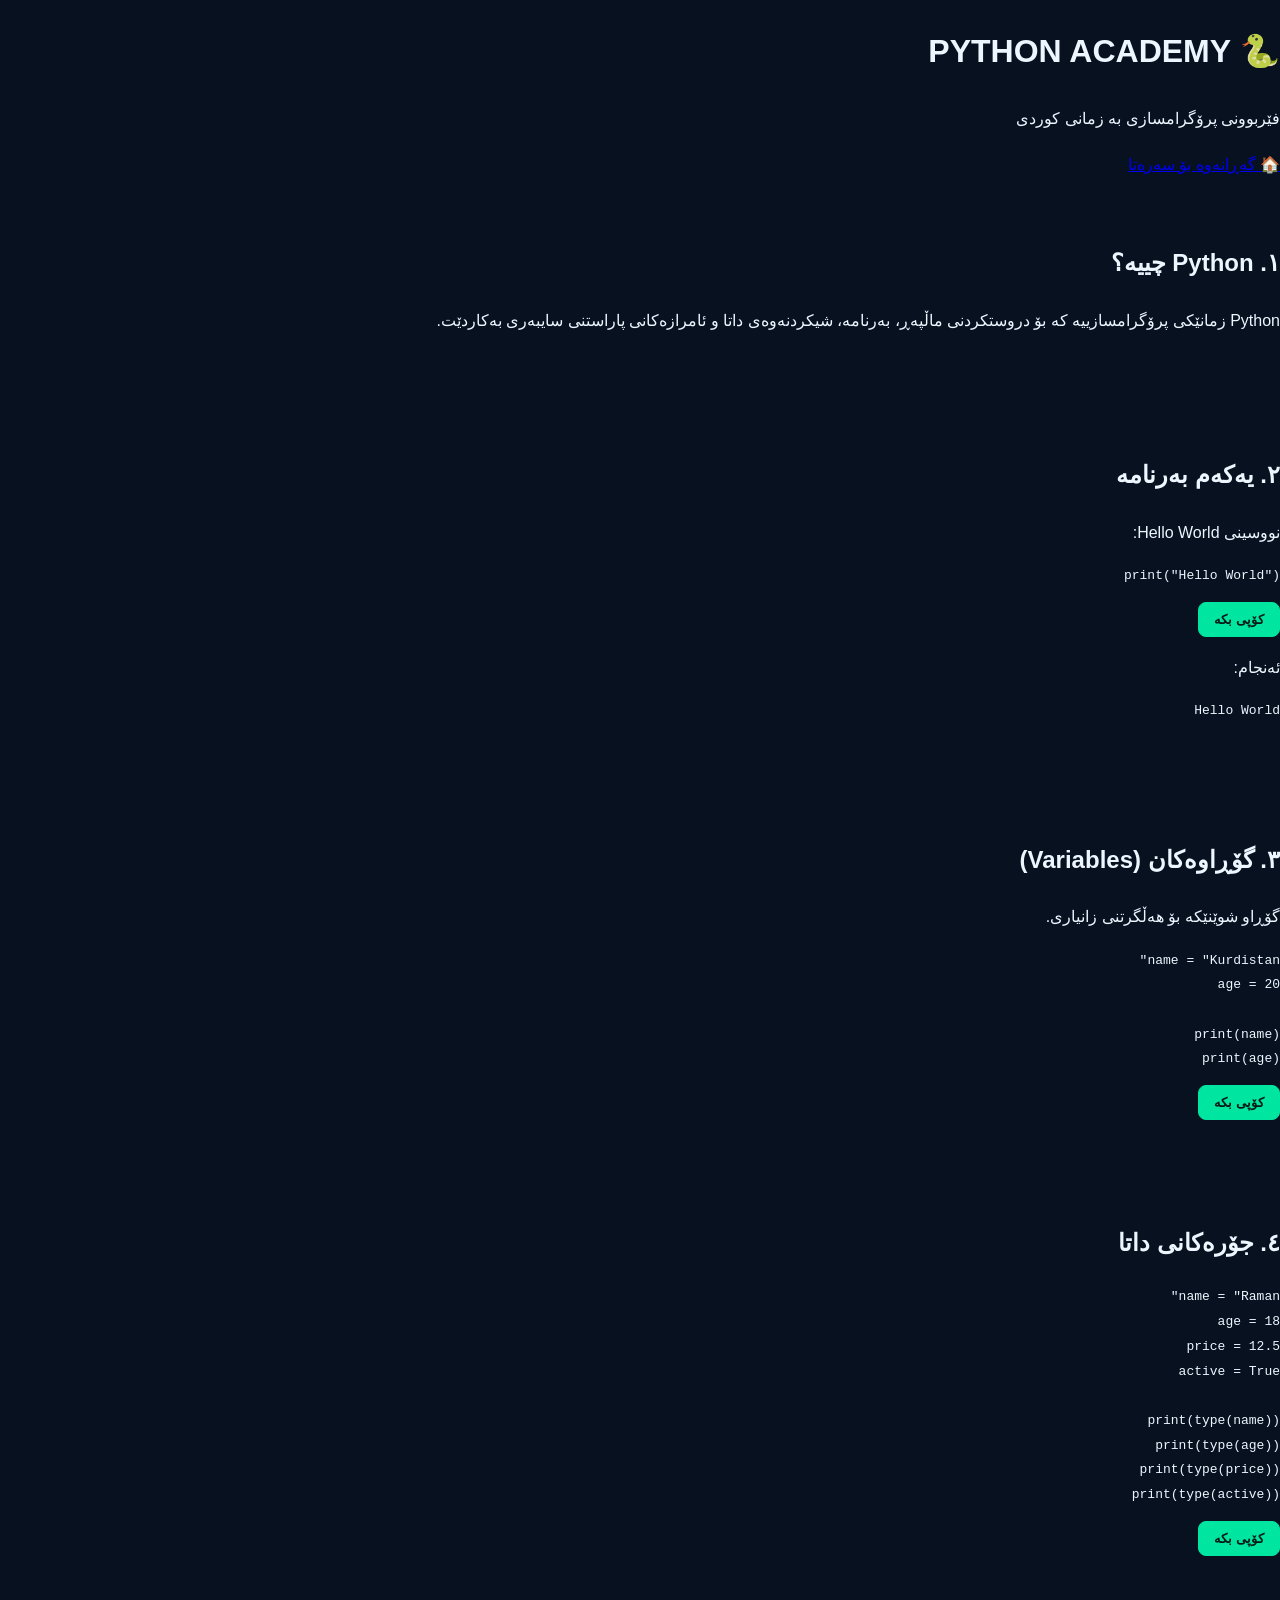
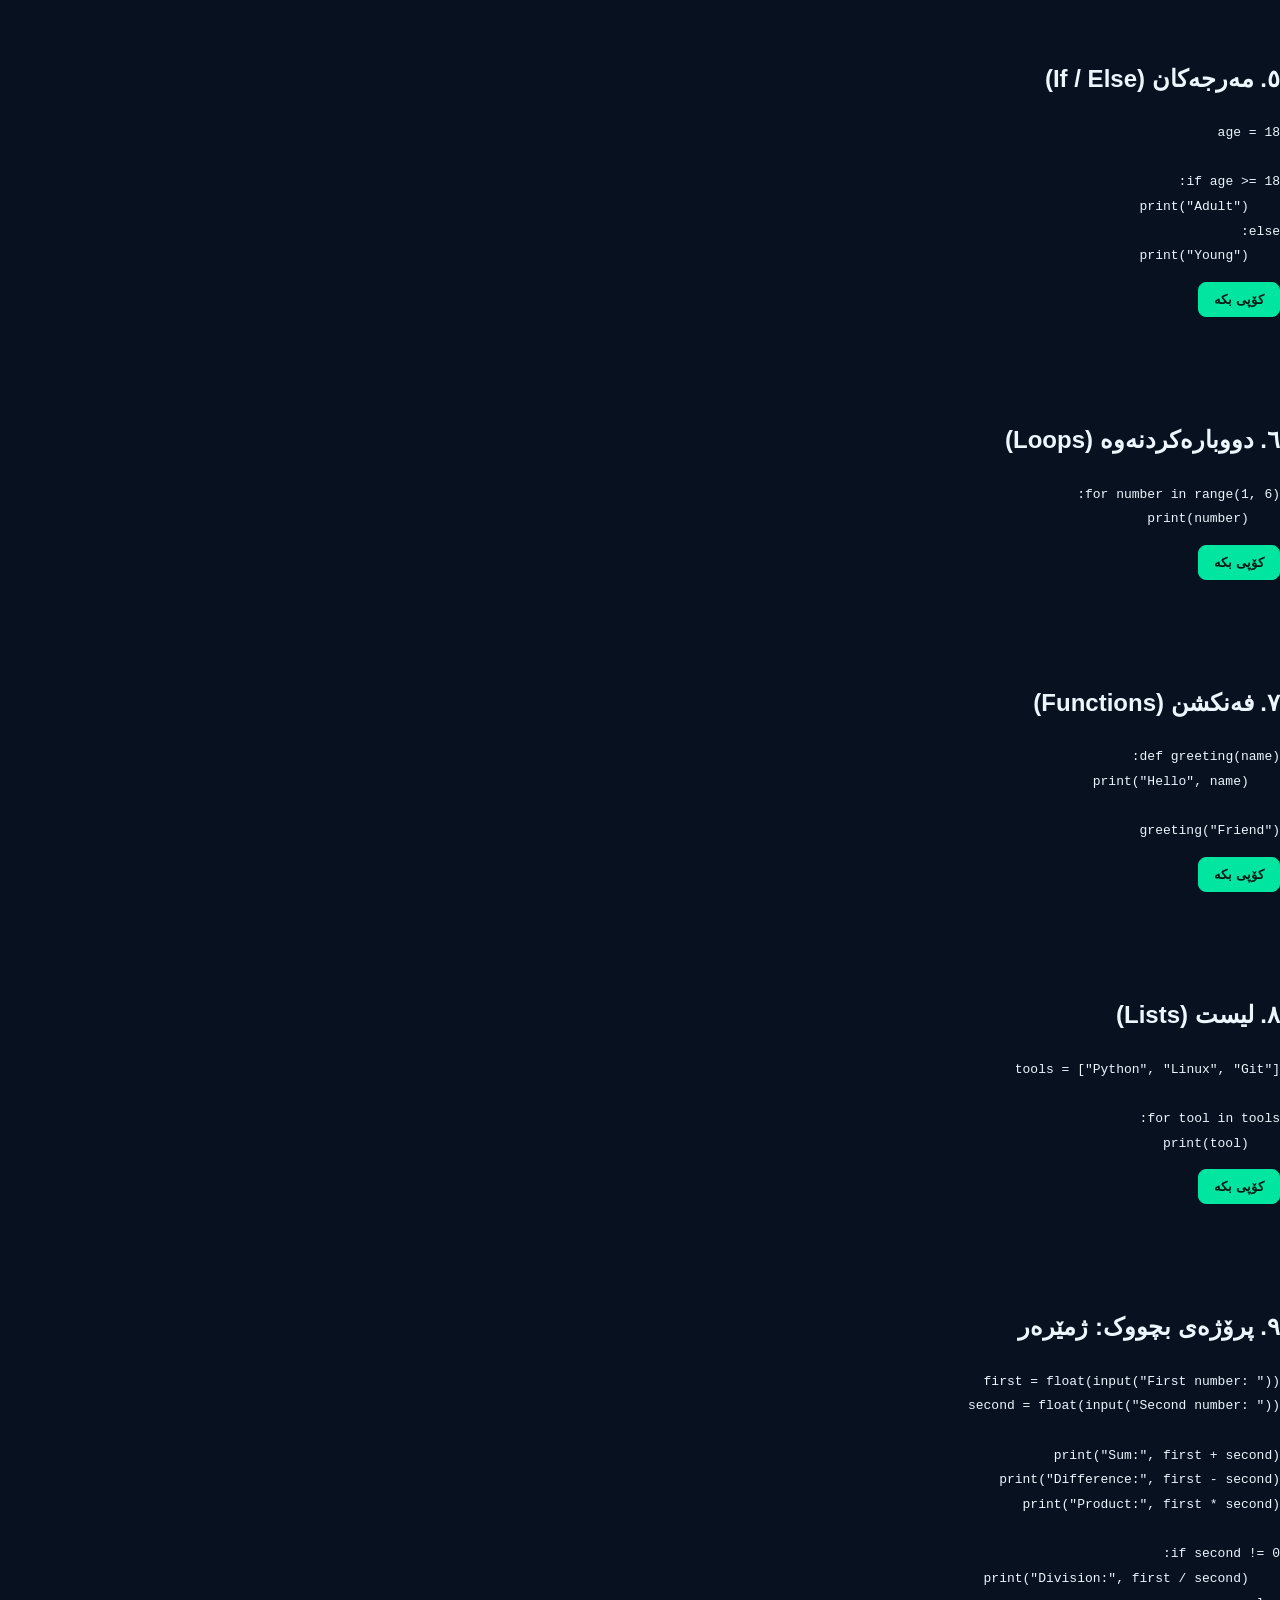
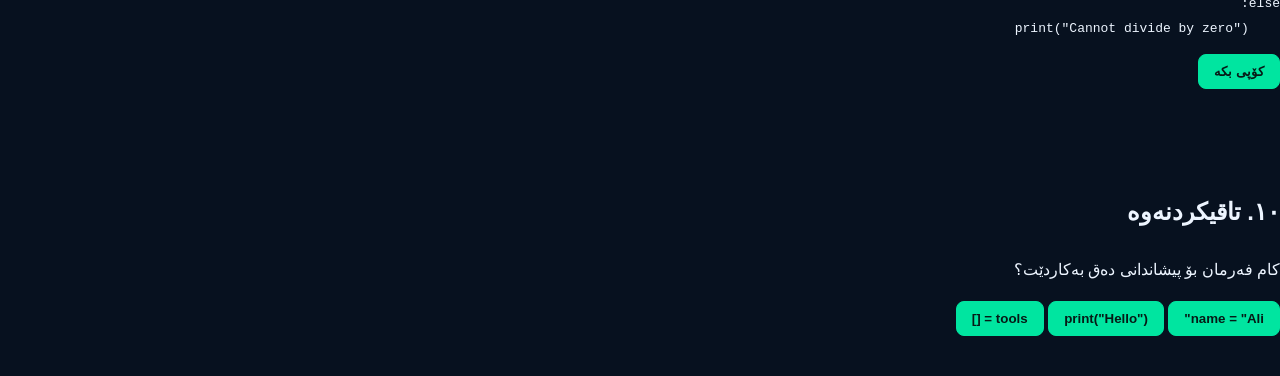
<file: courses/python.html>
<!DOCTYPE html>
<html lang="ckb" dir="rtl">
<head>
<meta charset="UTF-8">
<meta name="viewport" content="width=device-width, initial-scale=1.0">
<title>Python Academy | KURD CYBER PRO</title>
<link rel="stylesheet" href="../css/style.css">
</head>
<body>

<header>
<h1>🐍 PYTHON ACADEMY</h1>
<p>فێربوونی پرۆگرامسازی بە زمانی کوردی</p>
<a href="../index.html">🏠 گەڕانەوە بۆ سەرەتا</a>
</header>

<main>

<section>
<h2>١. Python چییە؟</h2>
<p>
Python زمانێکی پرۆگرامسازییە کە بۆ دروستکردنی ماڵپەڕ،
بەرنامە، شیکردنەوەی داتا و ئامرازەکانی پاراستنی سایبەری بەکاردێت.
</p>
</section>

<section>
<h2>٢. یەکەم بەرنامە</h2>
<p>نووسینی Hello World:</p>
<pre><code>print("Hello World")</code></pre>
<button onclick="copyCommand('print(&quot;Hello World&quot;)')">کۆپی بکە</button>
<p>ئەنجام:</p>
<pre><code>Hello World</code></pre>
</section>

<section>
<h2>٣. گۆڕاوەکان (Variables)</h2>
<p>گۆڕاو شوێنێکە بۆ هەڵگرتنی زانیاری.</p>
<pre><code>name = "Kurdistan"
age = 20

print(name)
print(age)</code></pre>
<button onclick="copyCommand('name = &quot;Kurdistan&quot;\nage = 20\n\nprint(name)\nprint(age)')">کۆپی بکە</button>
</section>

<section>
<h2>٤. جۆرەکانی داتا</h2>
<pre><code>name = "Raman"
age = 18
price = 12.5
active = True

print(type(name))
print(type(age))
print(type(price))
print(type(active))</code></pre>
<button onclick="copyCommand('name = &quot;Raman&quot;\nage = 18\nprice = 12.5\nactive = True\n\nprint(type(name))\nprint(type(age))\nprint(type(price))\nprint(type(active))')">کۆپی بکە</button>
</section>

<section>
<h2>٥. مەرجەکان (If / Else)</h2>
<pre><code>age = 18

if age >= 18:
    print("Adult")
else:
    print("Young")</code></pre>
<button onclick="copyCommand('age = 18\n\nif age >= 18:\n    print(&quot;Adult&quot;)\nelse:\n    print(&quot;Young&quot;)')">کۆپی بکە</button>
</section>

<section>
<h2>٦. دووبارەکردنەوە (Loops)</h2>
<pre><code>for number in range(1, 6):
    print(number)</code></pre>
<button onclick="copyCommand('for number in range(1, 6):\n    print(number)')">کۆپی بکە</button>
</section>

<section>
<h2>٧. فەنکشن (Functions)</h2>
<pre><code>def greeting(name):
    print("Hello", name)

greeting("Friend")</code></pre>
<button onclick="copyCommand('def greeting(name):\n    print(&quot;Hello&quot;, name)\n\ngreeting(&quot;Friend&quot;)')">کۆپی بکە</button>
</section>

<section>
<h2>٨. لیست (Lists)</h2>
<pre><code>tools = ["Python", "Linux", "Git"]

for tool in tools:
    print(tool)</code></pre>
<button onclick="copyCommand('tools = [&quot;Python&quot;, &quot;Linux&quot;, &quot;Git&quot;]\n\nfor tool in tools:\n    print(tool)')">کۆپی بکە</button>
</section>

<section>
<h2>٩. پرۆژەی بچووک: ژمێرەر</h2>
<pre><code>first = float(input("First number: "))
second = float(input("Second number: "))

print("Sum:", first + second)
print("Difference:", first - second)
print("Product:", first * second)

if second != 0:
    print("Division:", first / second)
else:
    print("Cannot divide by zero")</code></pre>
<button onclick="copyCommand('first = float(input(&quot;First number: &quot;))\nsecond = float(input(&quot;Second number: &quot;))\n\nprint(&quot;Sum:&quot;, first + second)\nprint(&quot;Difference:&quot;, first - second)\nprint(&quot;Product:&quot;, first * second)\n\nif second != 0:\n    print(&quot;Division:&quot;, first / second)\nelse:\n    print(&quot;Cannot divide by zero&quot;)')">کۆپی بکە</button>
</section>

<section>
<h2>١٠. تاقیکردنەوە</h2>
<p>کام فەرمان بۆ پیشاندانی دەق بەکاردێت؟</p>

<button onclick="alert('هەڵەیە، ئەمە گۆڕاو دروست دەکات.')">name = "Ali"</button>
<button onclick="alert('وەڵامی دروستە! print() دەق پیشان دەدات.')">print("Hello")</button>
<button onclick="alert('هەڵەیە، ئەمە لیست دروست دەکات.')">tools = []</button>
</section>

</main>

<script src="../js/app.js"></script>
</body>
</html>
</file>
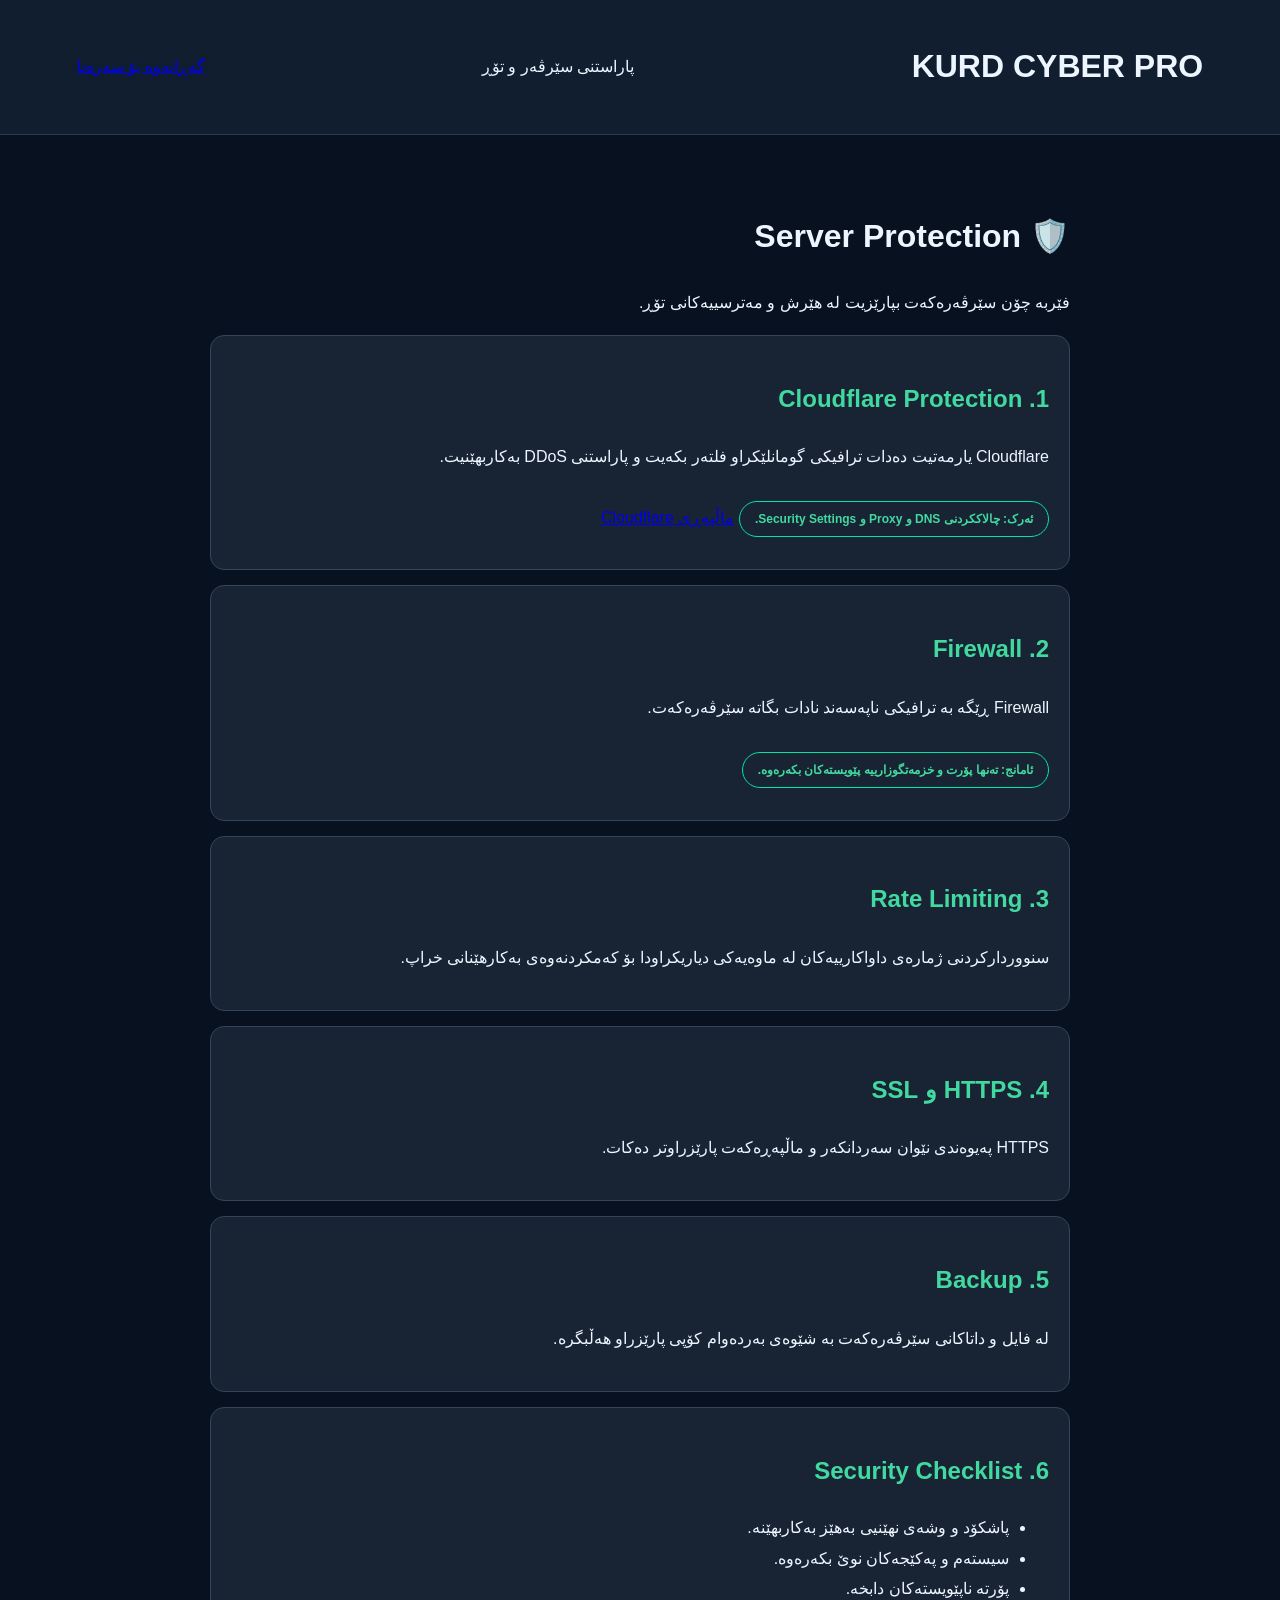
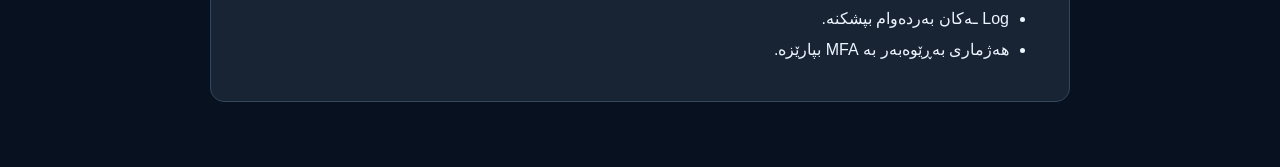
<file: protection/server.html>
<!DOCTYPE html>
<html lang="ckb" dir="rtl">
<head>
<meta charset="UTF-8">
<meta name="viewport" content="width=device-width, initial-scale=1.0">
<title>KURD CYBER PRO - Server Protection</title>
<link rel="stylesheet" href="../css/style.css">
<style>
.protection {max-width:900px;margin:30px auto;padding:20px}
.panel {background:#182333;padding:20px;margin:15px 0;border-radius:14px;border:1px solid #34465c}
.panel h2 {color:#42d9a0}
.panel p {line-height:2}
.tag {color:#42d9a0;font-weight:bold}
</style>
</head>
<body>
<header class="header">
<h1>KURD CYBER PRO</h1>
<p>پاراستنی سێرڤەر و تۆڕ</p>
<a href="../index.html">گەڕانەوە بۆ سەرەتا</a>
</header>

<main class="protection">
<h1>🛡️ Server Protection</h1>
<p>فێربە چۆن سێرڤەرەکەت بپارێزیت لە هێرش و مەترسییەکانی تۆڕ.</p>

<section class="panel">
<h2>1. Cloudflare Protection</h2>
<p>Cloudflare یارمەتیت دەدات ترافیکی گومانلێکراو فلتەر بکەیت و پاراستنی DDoS بەکاربهێنیت.</p>
<p class="tag">ئەرک: چالاککردنی DNS و Proxy و Security Settings.</p>
<a href="https://www.cloudflare.com/">ماڵپەڕی Cloudflare</a>
</section>

<section class="panel">
<h2>2. Firewall</h2>
<p>Firewall ڕێگە بە ترافیکی ناپەسەند نادات بگاتە سێرڤەرەکەت.</p>
<p class="tag">ئامانج: تەنها پۆرت و خزمەتگوزارییە پێویستەکان بکەرەوە.</p>
</section>

<section class="panel">
<h2>3. Rate Limiting</h2>
<p>سنووردارکردنی ژمارەی داواکارییەکان لە ماوەیەکی دیاریکراودا بۆ کەمکردنەوەی بەکارهێنانی خراپ.</p>
</section>

<section class="panel">
<h2>4. HTTPS و SSL</h2>
<p>HTTPS پەیوەندی نێوان سەردانکەر و ماڵپەڕەکەت پارێزراوتر دەکات.</p>
</section>

<section class="panel">
<h2>5. Backup</h2>
<p>لە فایل و داتاکانی سێرڤەرەکەت بە شێوەی بەردەوام کۆپی پارێزراو هەڵبگرە.</p>
</section>

<section class="panel">
<h2>6. Security Checklist</h2>
<ul>
<li>پاشکۆد و وشەی نهێنیی بەهێز بەکاربهێنە.</li>
<li>سیستەم و پەکێجەکان نوێ بکەرەوە.</li>
<li>پۆرتە ناپێویستەکان دابخە.</li>
<li>Log ـەکان بەردەوام بپشکنە.</li>
<li>هەژماری بەڕێوەبەر بە MFA بپارێزە.</li>
</ul>
</section>
</main>
</body>
</html>
</file>
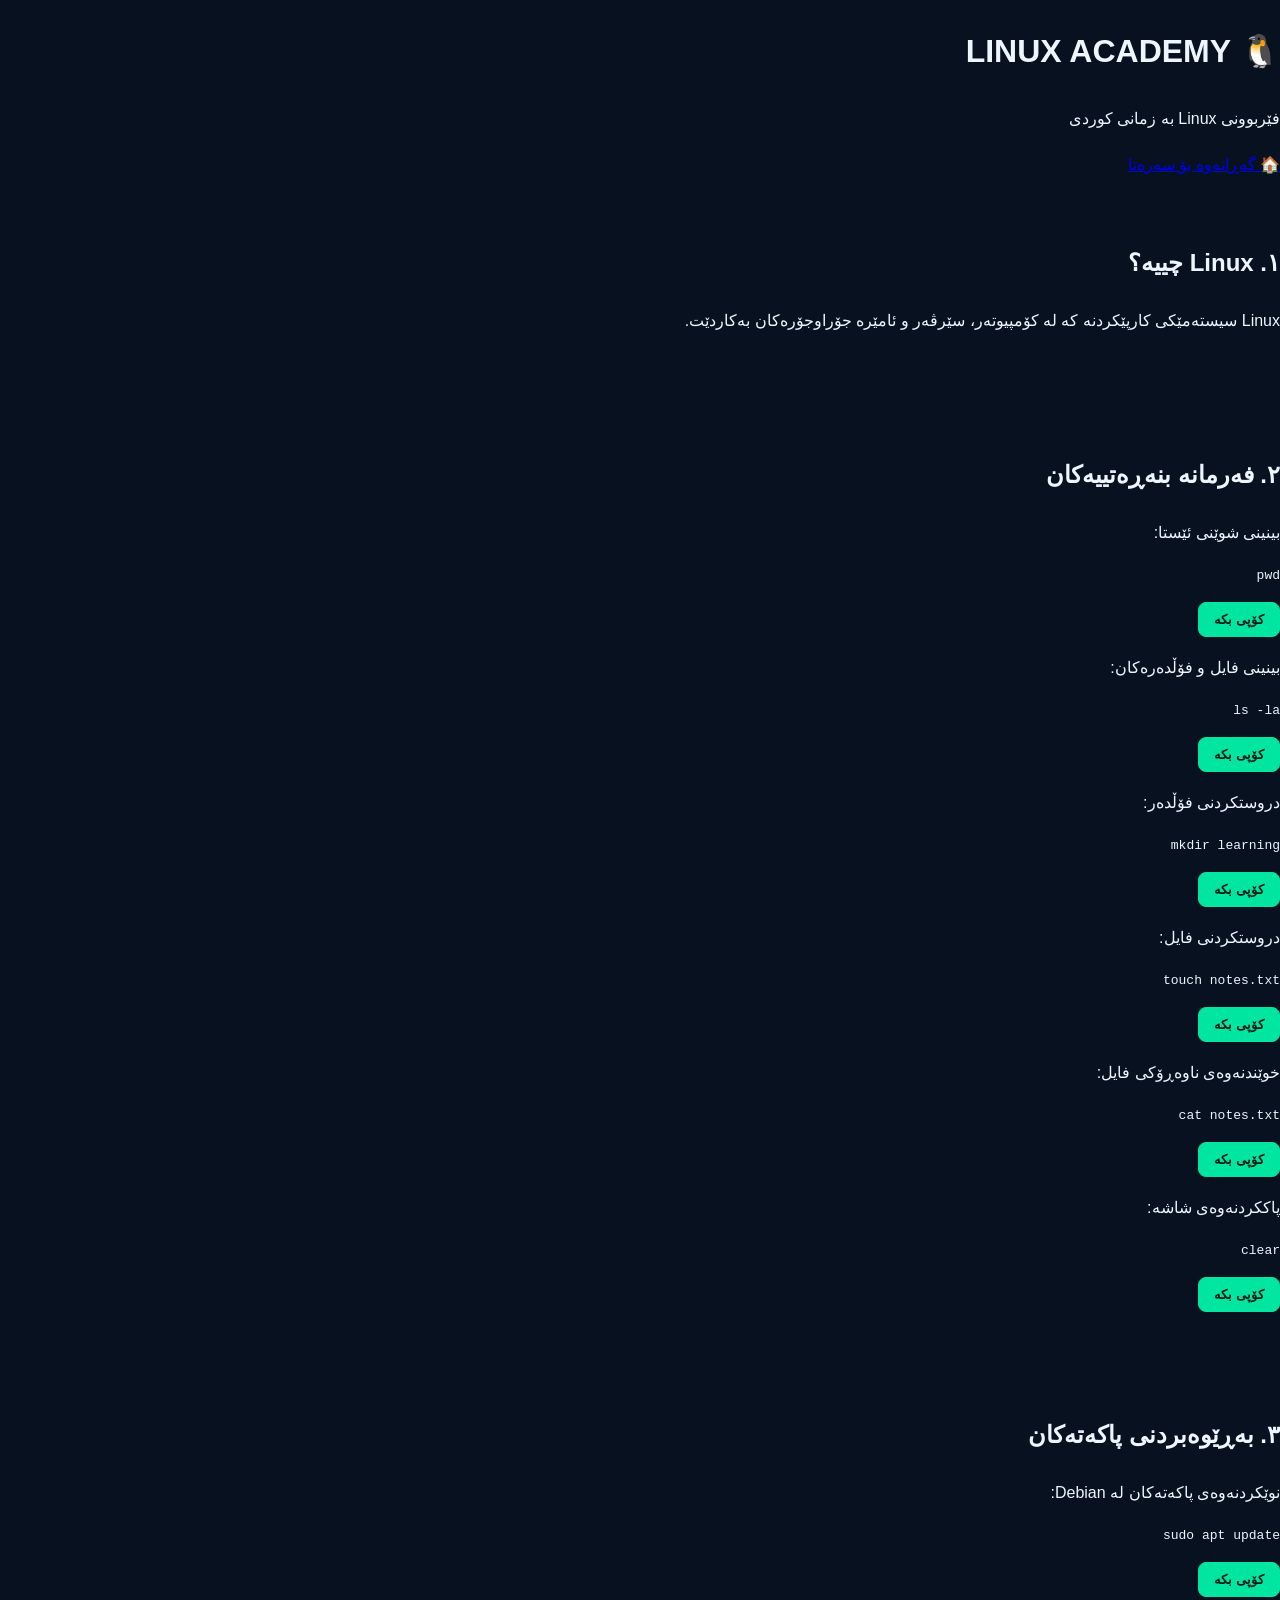
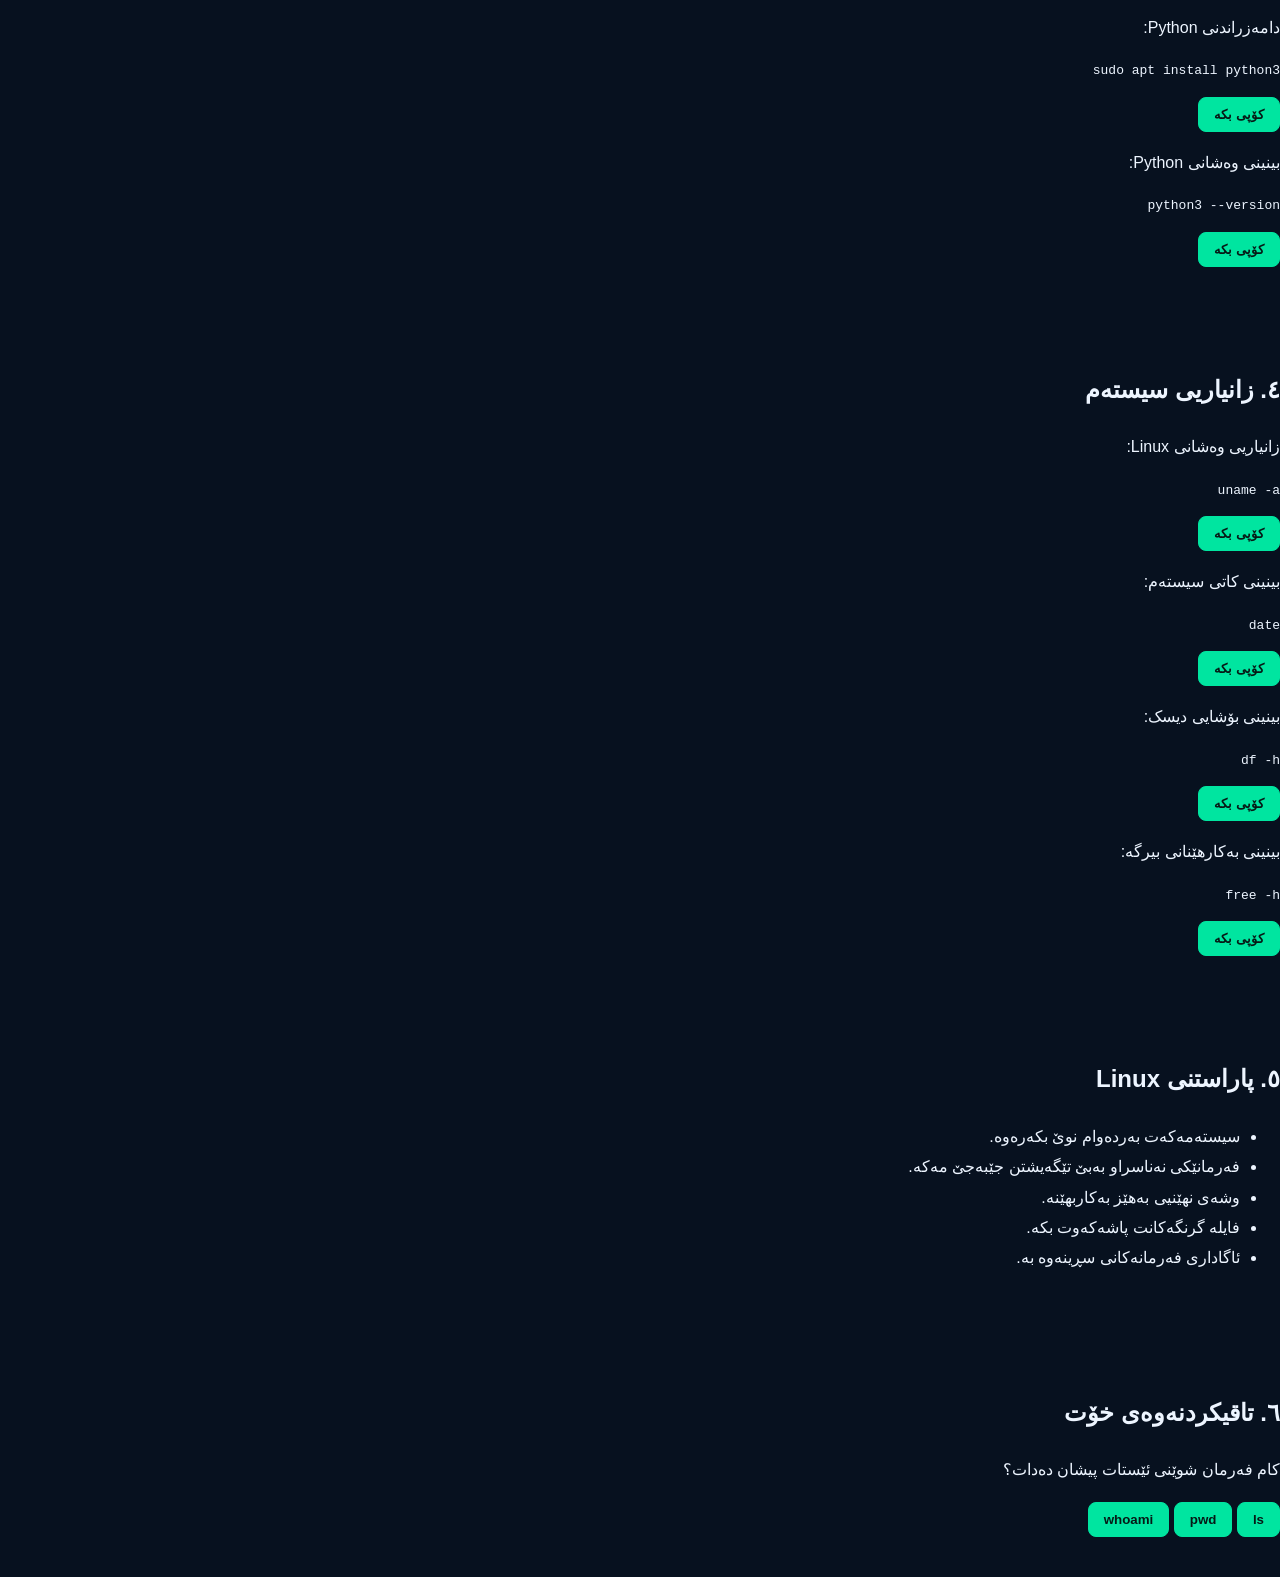
<file: tools/linux.html>
<!DOCTYPE html>
<html lang="ckb" dir="rtl">
<head>
<meta charset="UTF-8">
<meta name="viewport" content="width=device-width, initial-scale=1.0">
<title>Linux Academy | KURD CYBER PRO</title>
<link rel="stylesheet" href="../css/style.css">
</head>
<body>

<header>
<h1>🐧 LINUX ACADEMY</h1>
<p>فێربوونی Linux بە زمانی کوردی</p>
<a href="../index.html">🏠 گەڕانەوە بۆ سەرەتا</a>
</header>

<main>

<section>
<h2>١. Linux چییە؟</h2>
<p>
Linux سیستەمێکی کارپێکردنە کە لە کۆمپیوتەر، سێرڤەر
و ئامێرە جۆراوجۆرەکان بەکاردێت.
</p>
</section>

<section>
<h2>٢. فەرمانە بنەڕەتییەکان</h2>

<p>بینینی شوێنی ئێستا:</p>
<pre><code>pwd</code></pre>
<button onclick="copyCommand('pwd')">کۆپی بکە</button>

<p>بینینی فایل و فۆڵدەرەکان:</p>
<pre><code>ls -la</code></pre>
<button onclick="copyCommand('ls -la')">کۆپی بکە</button>

<p>دروستکردنی فۆڵدەر:</p>
<pre><code>mkdir learning</code></pre>
<button onclick="copyCommand('mkdir learning')">کۆپی بکە</button>

<p>دروستکردنی فایل:</p>
<pre><code>touch notes.txt</code></pre>
<button onclick="copyCommand('touch notes.txt')">کۆپی بکە</button>

<p>خوێندنەوەی ناوەڕۆکی فایل:</p>
<pre><code>cat notes.txt</code></pre>
<button onclick="copyCommand('cat notes.txt')">کۆپی بکە</button>

<p>پاککردنەوەی شاشە:</p>
<pre><code>clear</code></pre>
<button onclick="copyCommand('clear')">کۆپی بکە</button>
</section>

<section>
<h2>٣. بەڕێوەبردنی پاکەتەکان</h2>

<p>نوێکردنەوەی پاکەتەکان لە Debian:</p>
<pre><code>sudo apt update</code></pre>
<button onclick="copyCommand('sudo apt update')">کۆپی بکە</button>

<p>دامەزراندنی Python:</p>
<pre><code>sudo apt install python3</code></pre>
<button onclick="copyCommand('sudo apt install python3')">کۆپی بکە</button>

<p>بینینی وەشانی Python:</p>
<pre><code>python3 --version</code></pre>
<button onclick="copyCommand('python3 --version')">کۆپی بکە</button>
</section>

<section>
<h2>٤. زانیاریی سیستەم</h2>

<p>زانیاریی وەشانی Linux:</p>
<pre><code>uname -a</code></pre>
<button onclick="copyCommand('uname -a')">کۆپی بکە</button>

<p>بینینی کاتی سیستەم:</p>
<pre><code>date</code></pre>
<button onclick="copyCommand('date')">کۆپی بکە</button>

<p>بینینی بۆشایی دیسک:</p>
<pre><code>df -h</code></pre>
<button onclick="copyCommand('df -h')">کۆپی بکە</button>

<p>بینینی بەکارهێنانی بیرگە:</p>
<pre><code>free -h</code></pre>
<button onclick="copyCommand('free -h')">کۆپی بکە</button>
</section>

<section>
<h2>٥. پاراستنی Linux</h2>
<ul>
<li>سیستەمەکەت بەردەوام نوێ بکەرەوە.</li>
<li>فەرمانێکی نەناسراو بەبێ تێگەیشتن جێبەجێ مەکە.</li>
<li>وشەی نهێنیی بەهێز بەکاربهێنە.</li>
<li>فایلە گرنگەکانت پاشەکەوت بکە.</li>
<li>ئاگاداری فەرمانەکانی سڕینەوە بە.</li>
</ul>
</section>

<section>
<h2>٦. تاقیکردنەوەی خۆت</h2>
<p>کام فەرمان شوێنی ئێستات پیشان دەدات؟</p>

<button onclick="alert('هەوڵێکی باش بوو!')">ls</button>
<button onclick="alert('وەڵامی دروست! pwd شوێنی ئێستات پیشان دەدات.')">pwd</button>
<button onclick="alert('نەخێر، ئەمە ناوی بەکارهێنەر پیشان دەدات.')">whoami</button>
</section>

</main>

<script src="../js/app.js"></script>
</body>
</html>
</file>
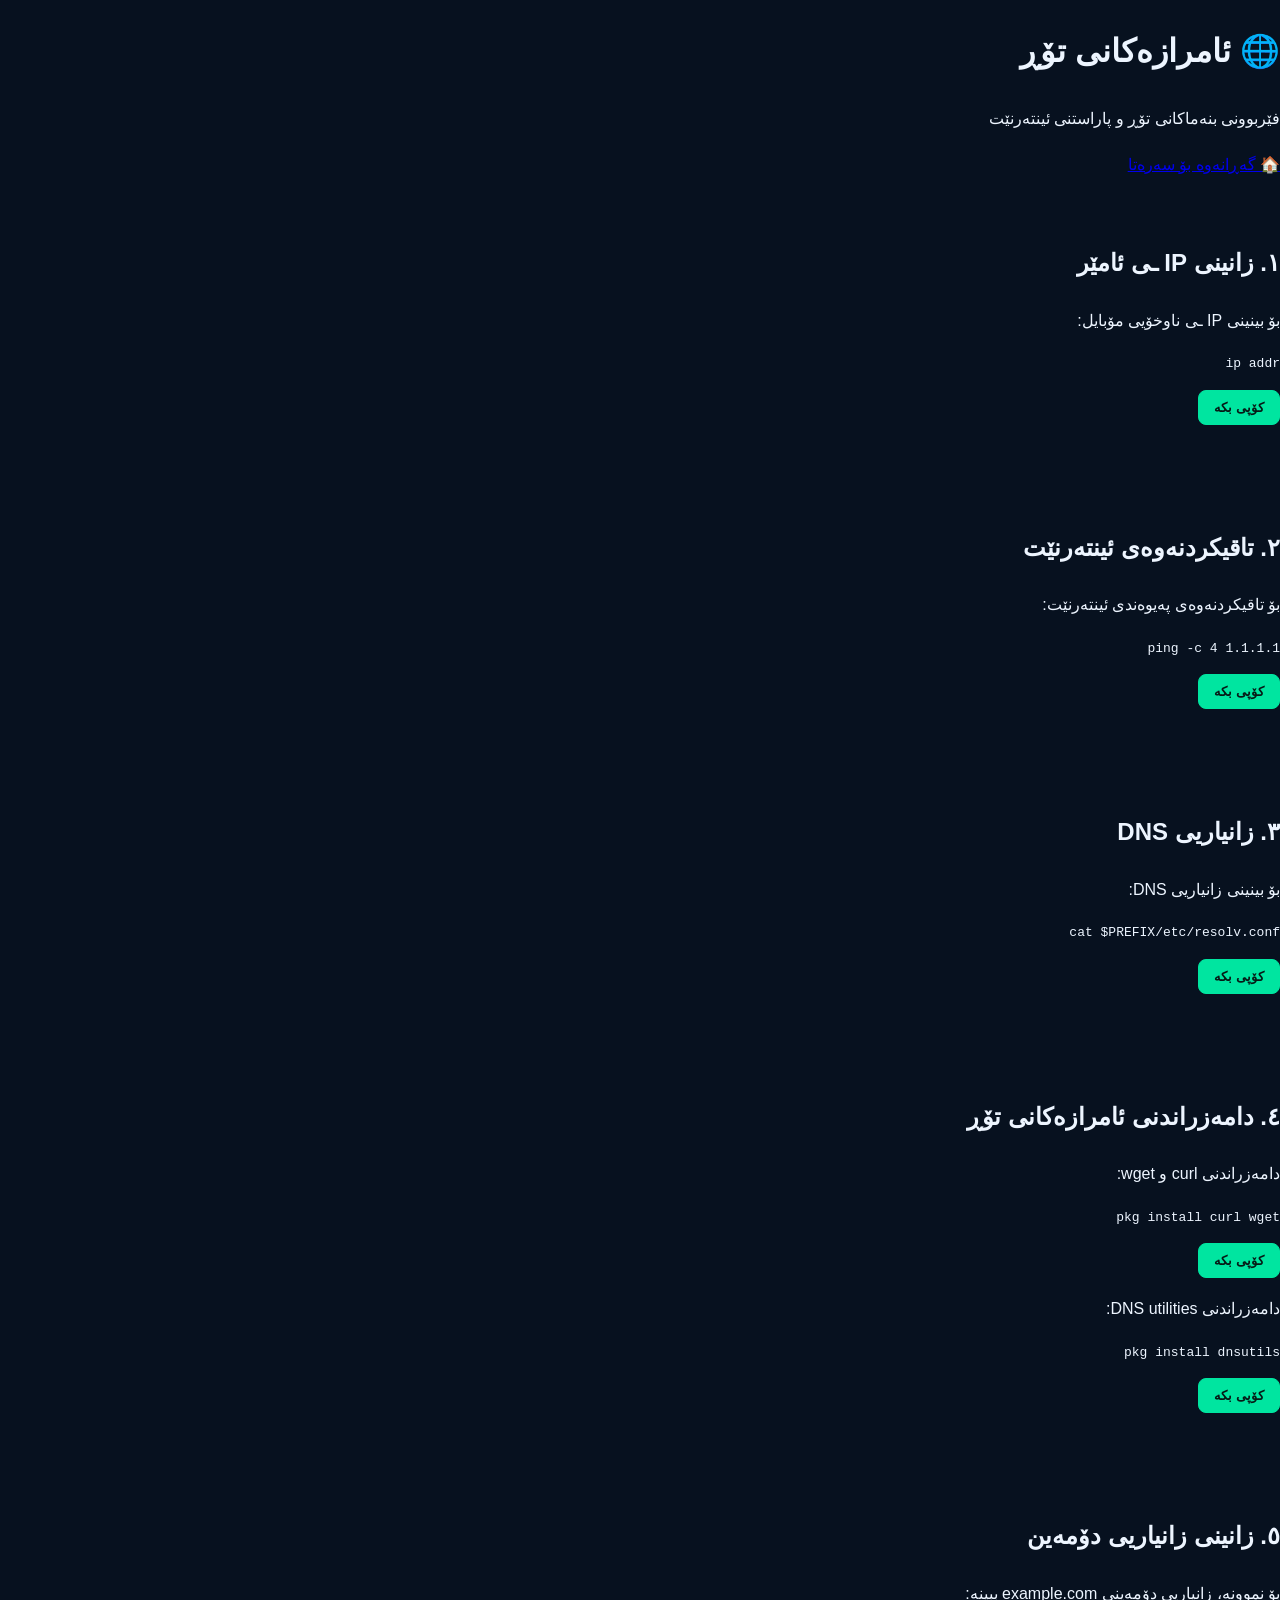
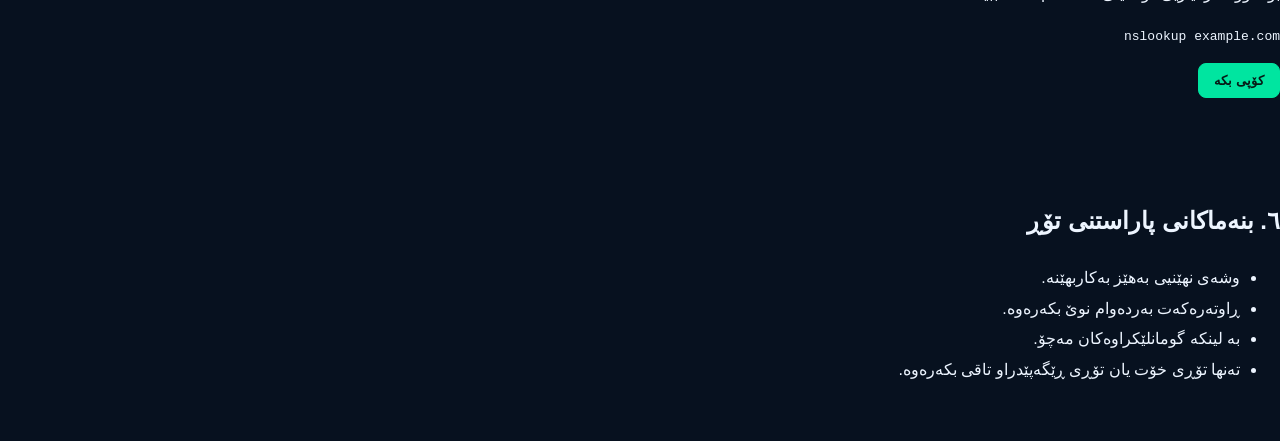
<file: tools/network.html>
<!DOCTYPE html>
<html lang="ckb" dir="rtl">
<head>
<meta charset="UTF-8">
<meta name="viewport" content="width=device-width, initial-scale=1.0">
<title>Network Tools | KURD CYBER PRO</title>
<link rel="stylesheet" href="../css/style.css">
</head>
<body>

<header>
  <h1>🌐 ئامرازەکانی تۆڕ</h1>
  <p>فێربوونی بنەماکانی تۆڕ و پاراستنی ئینتەرنێت</p>
  <a href="../index.html">🏠 گەڕانەوە بۆ سەرەتا</a>
</header>

<main>

<section>
<h2>١. زانینی IP ـی ئامێر</h2>
<p>بۆ بینینی IP ـی ناوخۆیی مۆبایل:</p>
<pre><code>ip addr</code></pre>
<button onclick="copyCommand('ip addr')">کۆپی بکە</button>
</section>

<section>
<h2>٢. تاقیکردنەوەی ئینتەرنێت</h2>
<p>بۆ تاقیکردنەوەی پەیوەندی ئینتەرنێت:</p>
<pre><code>ping -c 4 1.1.1.1</code></pre>
<button onclick="copyCommand('ping -c 4 1.1.1.1')">کۆپی بکە</button>
</section>

<section>
<h2>٣. زانیاریی DNS</h2>
<p>بۆ بینینی زانیاریی DNS:</p>
<pre><code>cat $PREFIX/etc/resolv.conf</code></pre>
<button onclick="copyCommand('cat $PREFIX/etc/resolv.conf')">کۆپی بکە</button>
</section>

<section>
<h2>٤. دامەزراندنی ئامرازەکانی تۆڕ</h2>
<p>دامەزراندنی curl و wget:</p>
<pre><code>pkg install curl wget</code></pre>
<button onclick="copyCommand('pkg install curl wget')">کۆپی بکە</button>

<p>دامەزراندنی DNS utilities:</p>
<pre><code>pkg install dnsutils</code></pre>
<button onclick="copyCommand('pkg install dnsutils')">کۆپی بکە</button>
</section>

<section>
<h2>٥. زانینی زانیاریی دۆمەین</h2>
<p>بۆ نموونە، زانیاریی دۆمەینی example.com ببینە:</p>
<pre><code>nslookup example.com</code></pre>
<button onclick="copyCommand('nslookup example.com')">کۆپی بکە</button>
</section>

<section>
<h2>٦. بنەماکانی پاراستنی تۆڕ</h2>
<ul>
<li>وشەی نهێنیی بەهێز بەکاربهێنە.</li>
<li>ڕاوتەرەکەت بەردەوام نوێ بکەرەوە.</li>
<li>بە لینکە گومانلێکراوەکان مەچۆ.</li>
<li>تەنها تۆڕی خۆت یان تۆڕی ڕێگەپێدراو تاقی بکەرەوە.</li>
</ul>
</section>

</main>

<script src="../js/app.js"></script>
</body>
</html>
</file>
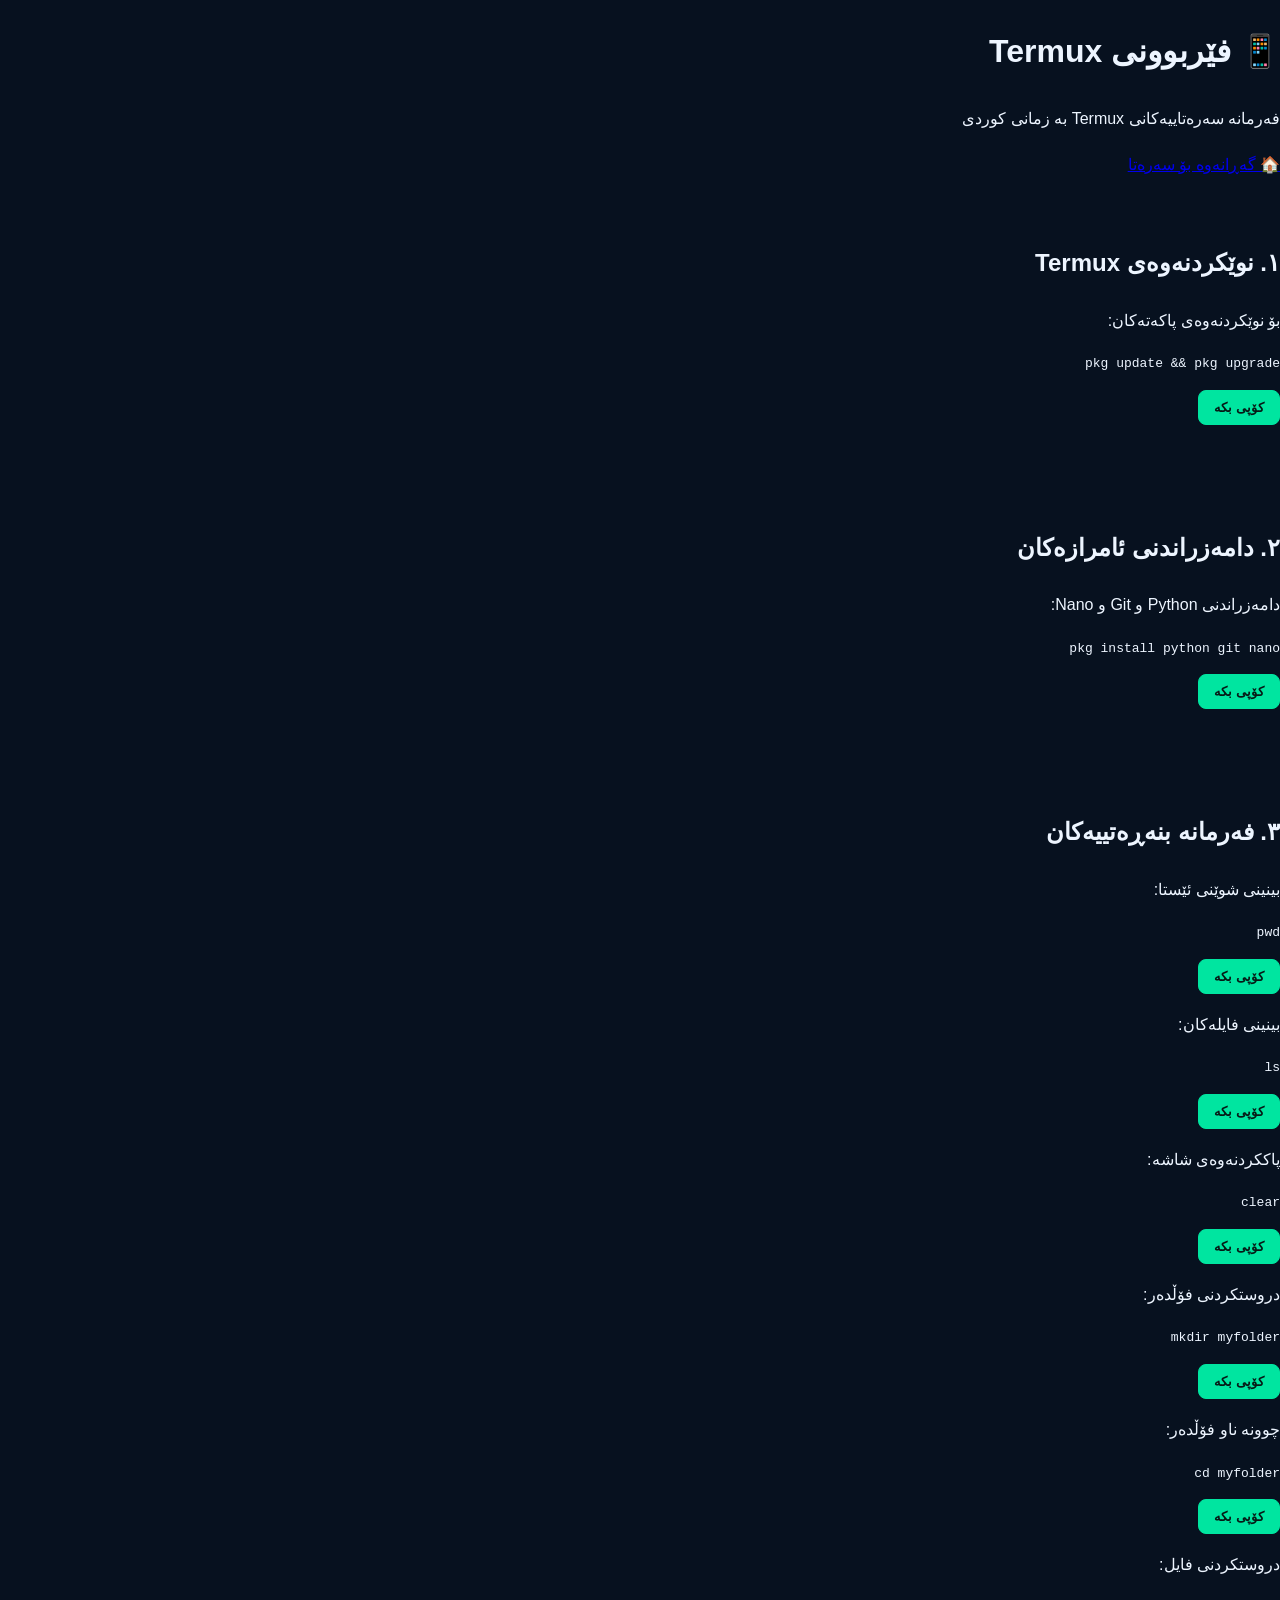
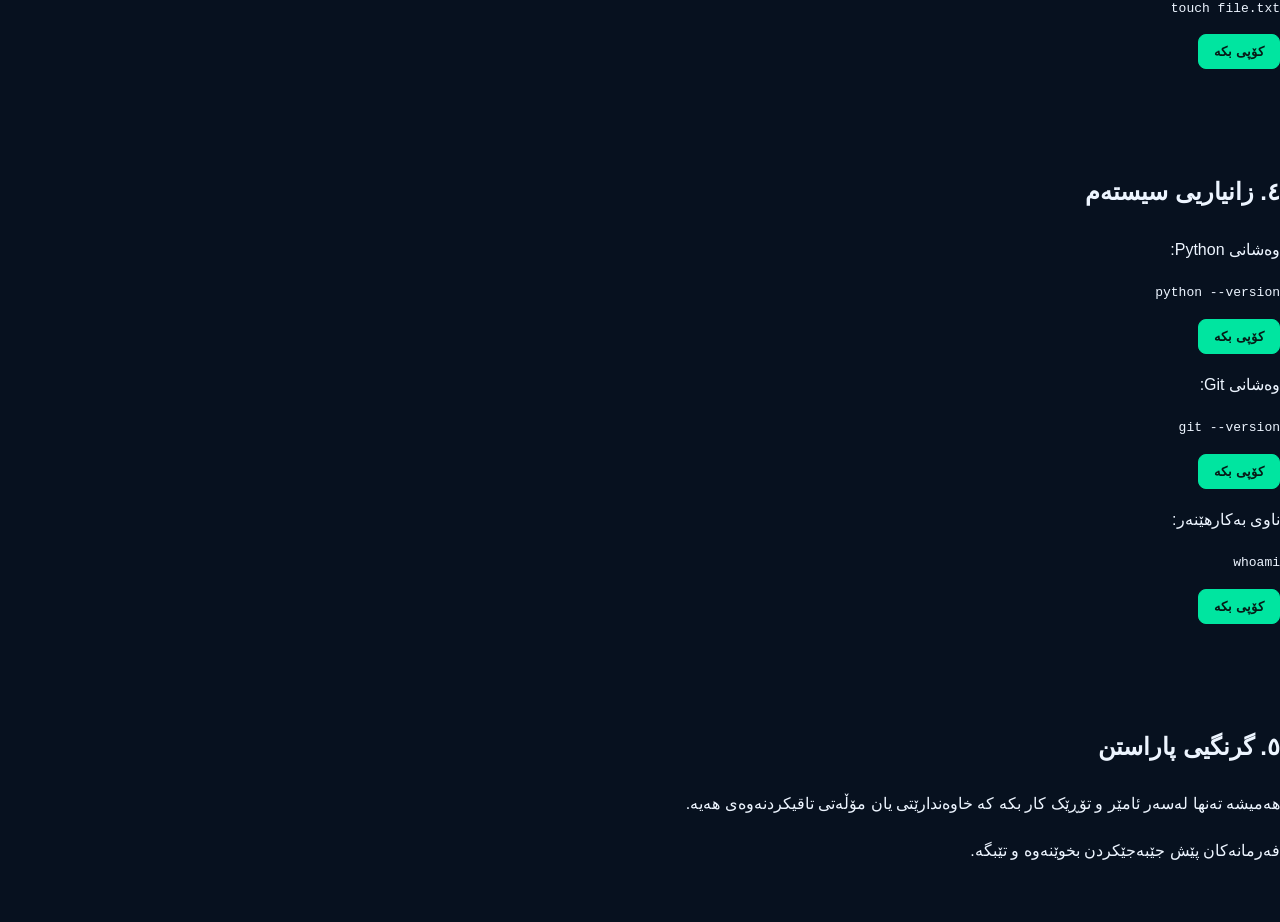
<file: tools/termux.html>
<!DOCTYPE html>
<html lang="ckb" dir="rtl">
<head>
<meta charset="UTF-8">
<meta name="viewport" content="width=device-width, initial-scale=1.0">
<title>فێربوونی Termux | KURD CYBER PRO</title>
<link rel="stylesheet" href="../css/style.css">
</head>
<body>

<header>
  <h1>📱 فێربوونی Termux</h1>
  <p>فەرمانە سەرەتاییەکانی Termux بە زمانی کوردی</p>
  <a href="../index.html">🏠 گەڕانەوە بۆ سەرەتا</a>
</header>

<main>
<section>
<h2>١. نوێکردنەوەی Termux</h2>
<p>بۆ نوێکردنەوەی پاکەتەکان:</p>
<pre><code>pkg update && pkg upgrade</code></pre>
<button onclick="copyCommand('pkg update && pkg upgrade')">کۆپی بکە</button>
</section>

<section>
<h2>٢. دامەزراندنی ئامرازەکان</h2>
<p>دامەزراندنی Python و Git و Nano:</p>
<pre><code>pkg install python git nano</code></pre>
<button onclick="copyCommand('pkg install python git nano')">کۆپی بکە</button>
</section>

<section>
<h2>٣. فەرمانە بنەڕەتییەکان</h2>

<p>بینینی شوێنی ئێستا:</p>
<pre><code>pwd</code></pre>
<button onclick="copyCommand('pwd')">کۆپی بکە</button>

<p>بینینی فایلەکان:</p>
<pre><code>ls</code></pre>
<button onclick="copyCommand('ls')">کۆپی بکە</button>

<p>پاککردنەوەی شاشە:</p>
<pre><code>clear</code></pre>
<button onclick="copyCommand('clear')">کۆپی بکە</button>

<p>دروستکردنی فۆڵدەر:</p>
<pre><code>mkdir myfolder</code></pre>
<button onclick="copyCommand('mkdir myfolder')">کۆپی بکە</button>

<p>چوونە ناو فۆڵدەر:</p>
<pre><code>cd myfolder</code></pre>
<button onclick="copyCommand('cd myfolder')">کۆپی بکە</button>

<p>دروستکردنی فایل:</p>
<pre><code>touch file.txt</code></pre>
<button onclick="copyCommand('touch file.txt')">کۆپی بکە</button>
</section>

<section>
<h2>٤. زانیاریی سیستەم</h2>

<p>وەشانی Python:</p>
<pre><code>python --version</code></pre>
<button onclick="copyCommand('python --version')">کۆپی بکە</button>

<p>وەشانی Git:</p>
<pre><code>git --version</code></pre>
<button onclick="copyCommand('git --version')">کۆپی بکە</button>

<p>ناوی بەکارهێنەر:</p>
<pre><code>whoami</code></pre>
<button onclick="copyCommand('whoami')">کۆپی بکە</button>
</section>

<section>
<h2>٥. گرنگیی پاراستن</h2>
<p>هەمیشە تەنها لەسەر ئامێر و تۆڕێک کار بکە کە خاوەندارێتی یان مۆڵەتی تاقیکردنەوەی هەیە.</p>
<p>فەرمانەکان پێش جێبەجێکردن بخوێنەوە و تێبگە.</p>
</section>
</main>

<script src="../js/app.js"></script>
</body>
</html>
</file>
<file: css/style.css>
:root {
 --bg:#07111f;
 --card:#101e30;
 --text:#edf5ff;
 --muted:#9aadc4;
 --green:#00e5a0;
 --border:#263950;
}
body.light {
 --bg:#f2f6fb;
 --card:#ffffff;
 --text:#14243a;
 --muted:#60738b;
 --border:#d5e0eb;
}
*{box-sizing:border-box}
html{scroll-behavior:smooth}
body{
 margin:0;
 background:var(--bg);
 color:var(--text);
 font-family:Tahoma,Arial,sans-serif;
 line-height:1.9;
 transition:.3s;
}
.header{
 position:sticky;
 top:0;
 z-index:10;
 display:flex;
 justify-content:space-between;
 align-items:center;
 padding:15px 6%;
 background:var(--card);
 border-bottom:1px solid var(--border);
}
.logo{
 font-size:21px;
 font-weight:bold;
 color:var(--green);
 text-decoration:none;
}
.logo span{color:var(--text)}
button{
 cursor:pointer;
 border:1px solid var(--green);
 border-radius:8px;
 padding:9px 15px;
 background:var(--green);
 color:#061a16;
 font-weight:bold;
}
.theme{font-size:18px}
.hero{
 text-align:center;
 padding:75px 15px;
 background:radial-gradient(ellipse at top,#12443c,var(--bg) 70%);
}
.tag{
 display:inline-block;
 color:var(--green);
 border:1px solid var(--green);
 border-radius:30px;
 padding:5px 15px;
 font-size:12px;
}
.hero h1{
 font-size:clamp(27px,6vw,48px);
 line-height:1.7;
}
.hero h1 span{color:var(--green)}
.hero p{color:var(--muted)}
.main-btn{
 display:inline-block;
 background:var(--green);
 color:#061a16;
 text-decoration:none;
 padding:10px 20px;
 border-radius:9px;
 margin-top:15px;
 font-weight:bold;
}
.container{
 width:90%;
 max-width:1100px;
 margin:auto;
}
section{padding:40px 0}
.heading{text-align:center;margin-bottom:25px}
.heading h2{color:var(--green)}
.heading p{color:var(--muted)}
.stats{
 display:grid;
 grid-template-columns:repeat(3,1fr);
 gap:12px;
}
.stat{
 text-align:center;
 background:var(--card);
 border:1px solid var(--border);
 border-radius:12px;
 padding:18px 5px;
}
.stat strong{
 display:block;
 font-size:27px;
 color:var(--green);
}
.stat span{color:var(--muted)}
.grid{
 display:grid;
 grid-template-columns:repeat(auto-fit,minmax(210px,1fr));
 gap:17px;
}
.card{
 background:var(--card);
 border:1px solid var(--border);
 border-radius:14px;
 padding:20px;
 text-decoration:none;
 color:var(--text);
 transition:.25s;
}
.card:hover{
 transform:translateY(-5px);
 border-color:var(--green);
 box-shadow:0 10px 25px #00e5a020;
}
.icon{font-size:35px}
.card h3{color:var(--green)}
.card p{color:var(--muted);font-size:14px}
.card span{color:var(--green);font-size:13px}
.terminal{
 direction:ltr;
 text-align:left;
 background:#030912;
 border:1px solid var(--border);
 border-radius:13px;
 padding:18px;
 overflow:hidden;
}
.terminal-title{
 color:var(--green);
 margin-bottom:15px;
}
.terminal code{
 display:inline-block;
 color:#00e5a0;
 font-size:13px;
 overflow-wrap:anywhere;
 max-width:100%;
}
.terminal button{
 display:block;
 margin:8px 0 15px auto;
}
.terminal hr{border:0;border-top:1px solid #263950}
footer{
 background:var(--card);
 text-align:center;
 padding:30px;
 border-top:1px solid var(--border);
 color:var(--muted);
}
footer h2{color:var(--green)}
@media(max-width:600px){
 .hero{padding:50px 15px}
 .container{width:92%}
 .stats{gap:7px}
 .stat{padding:12px 3px}
}
</file>
